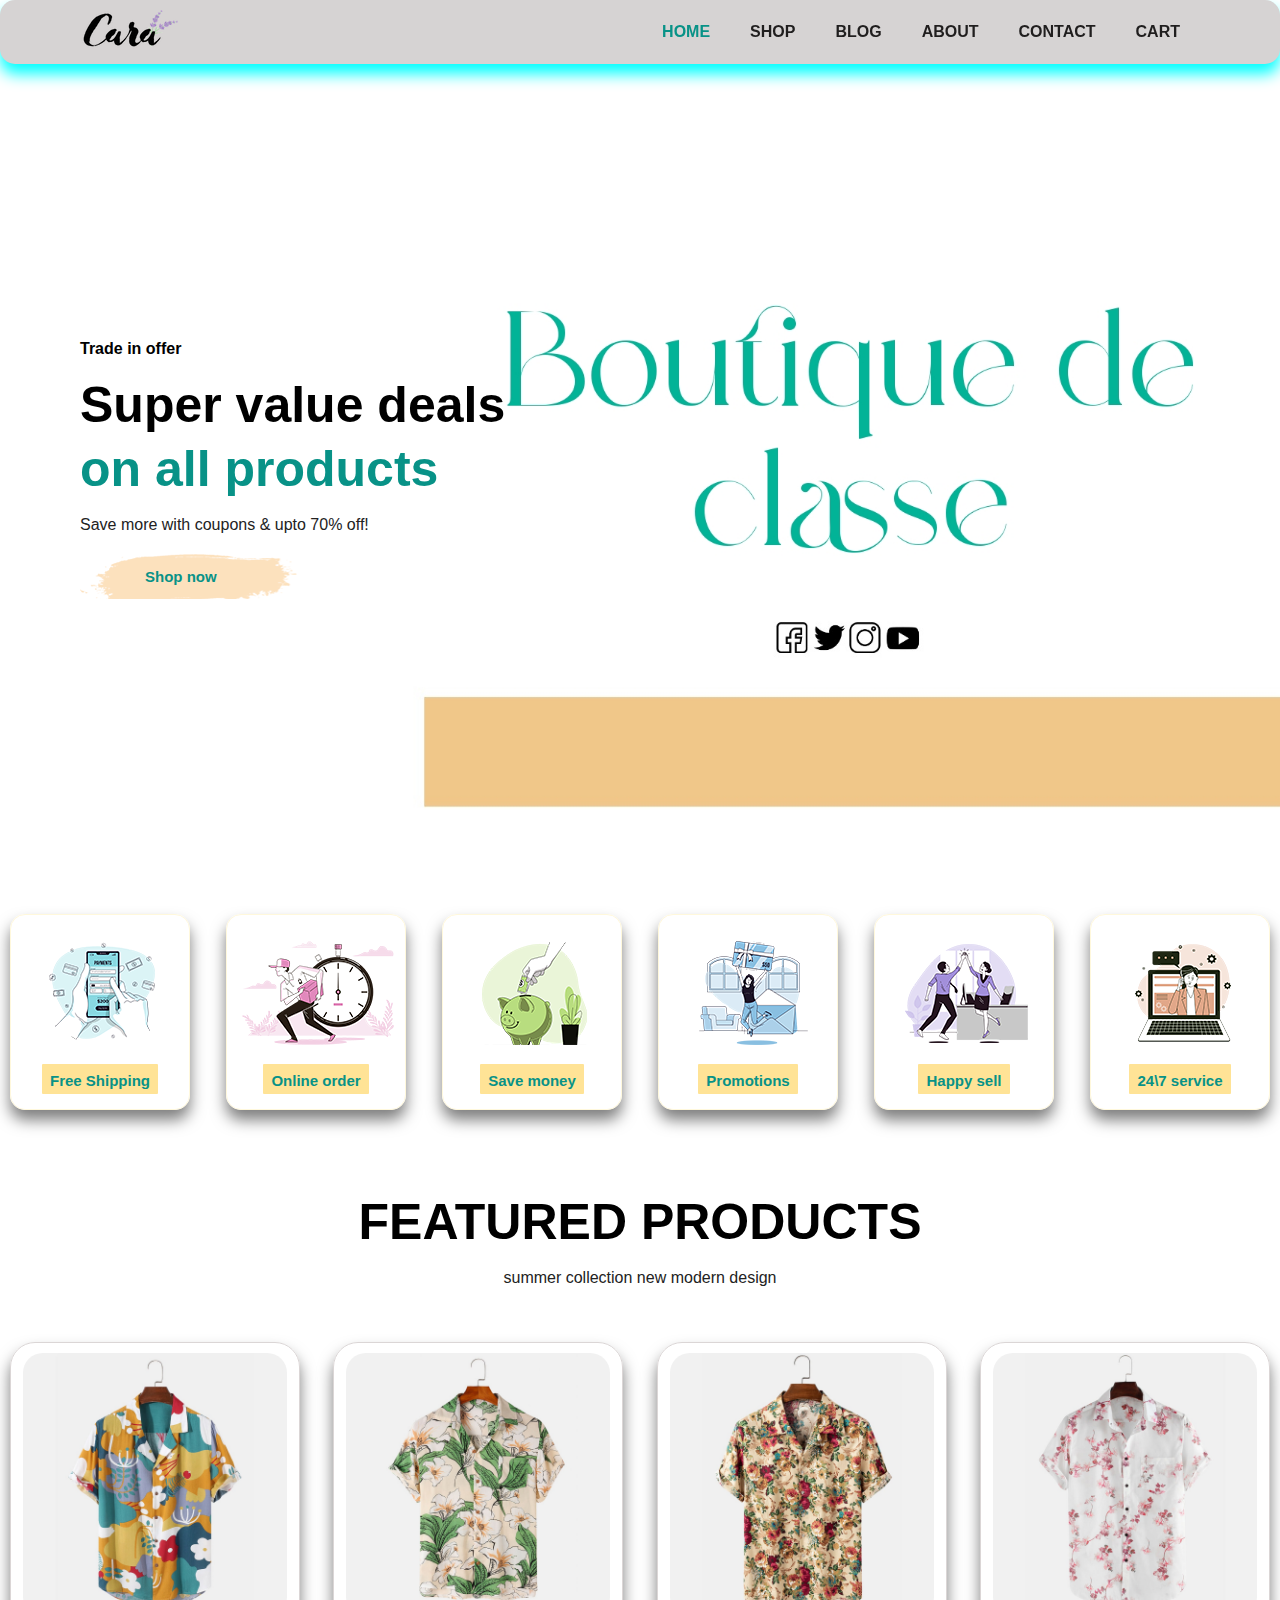
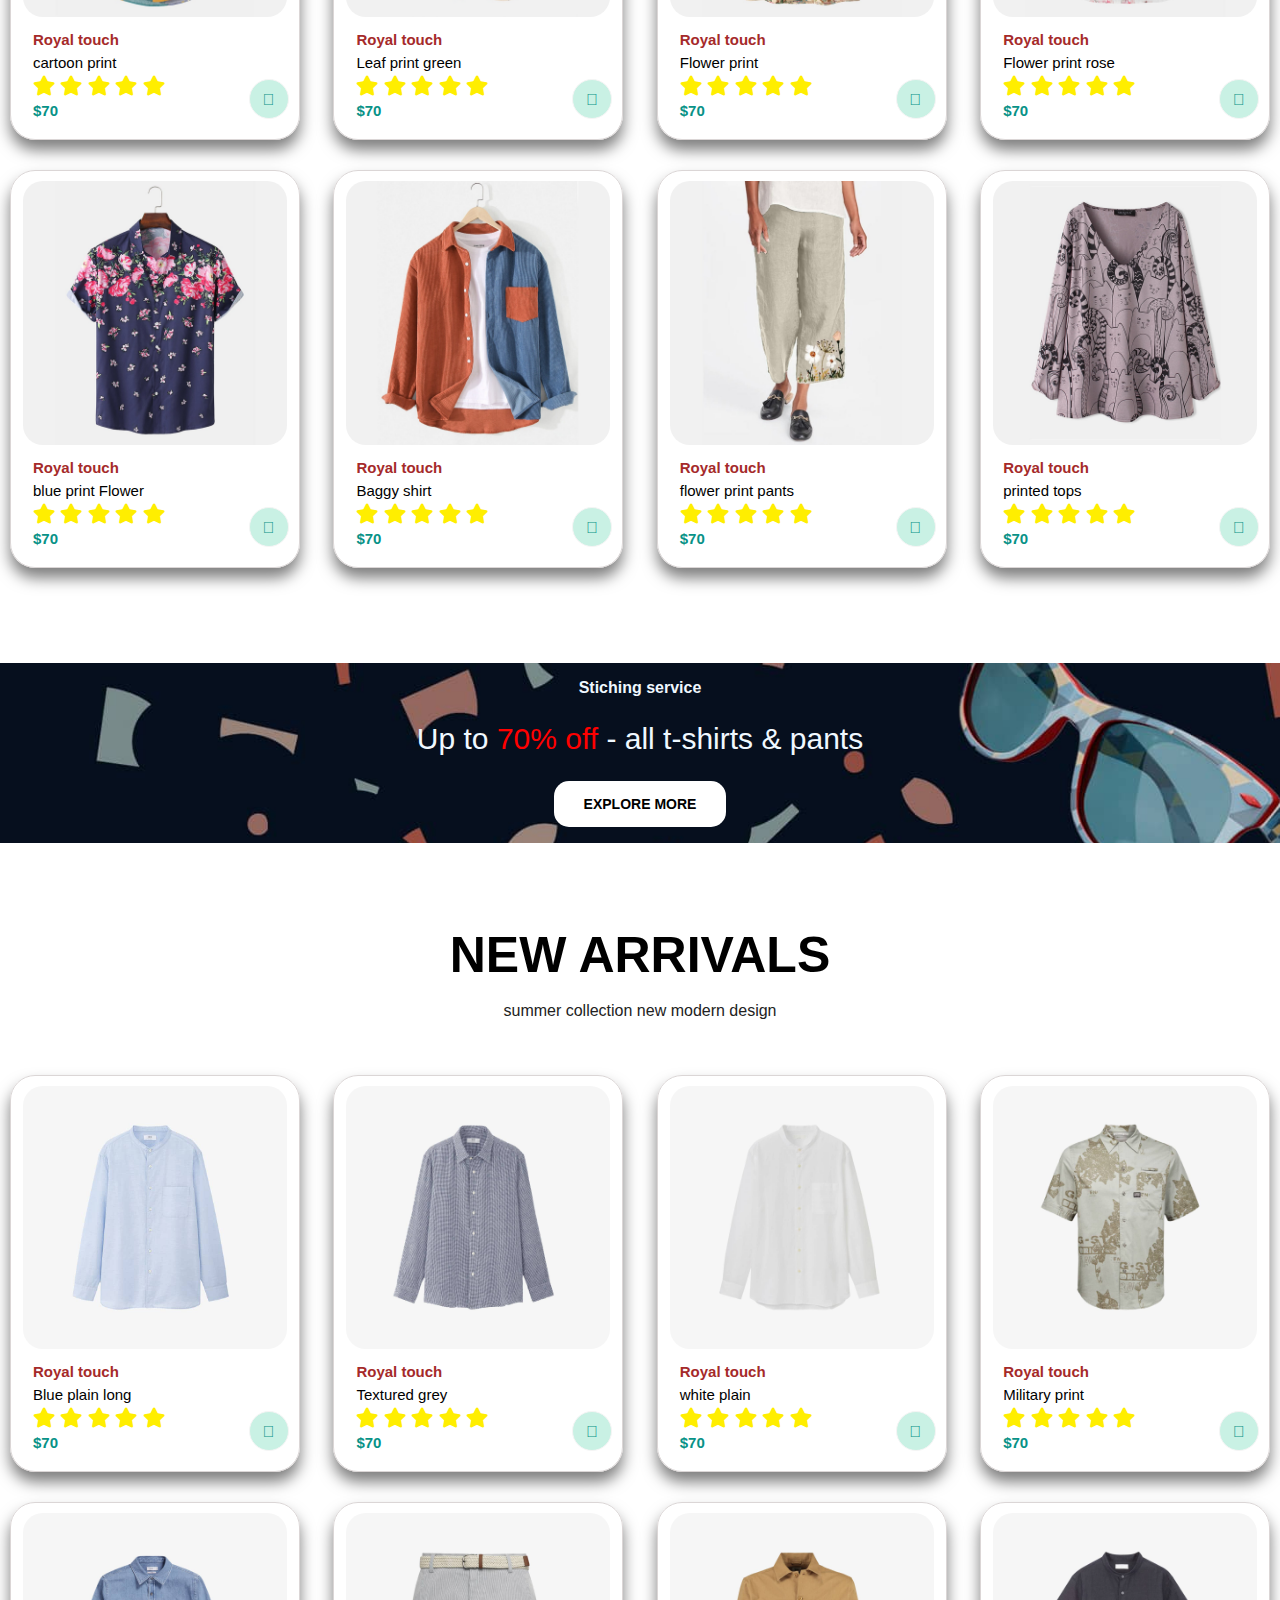
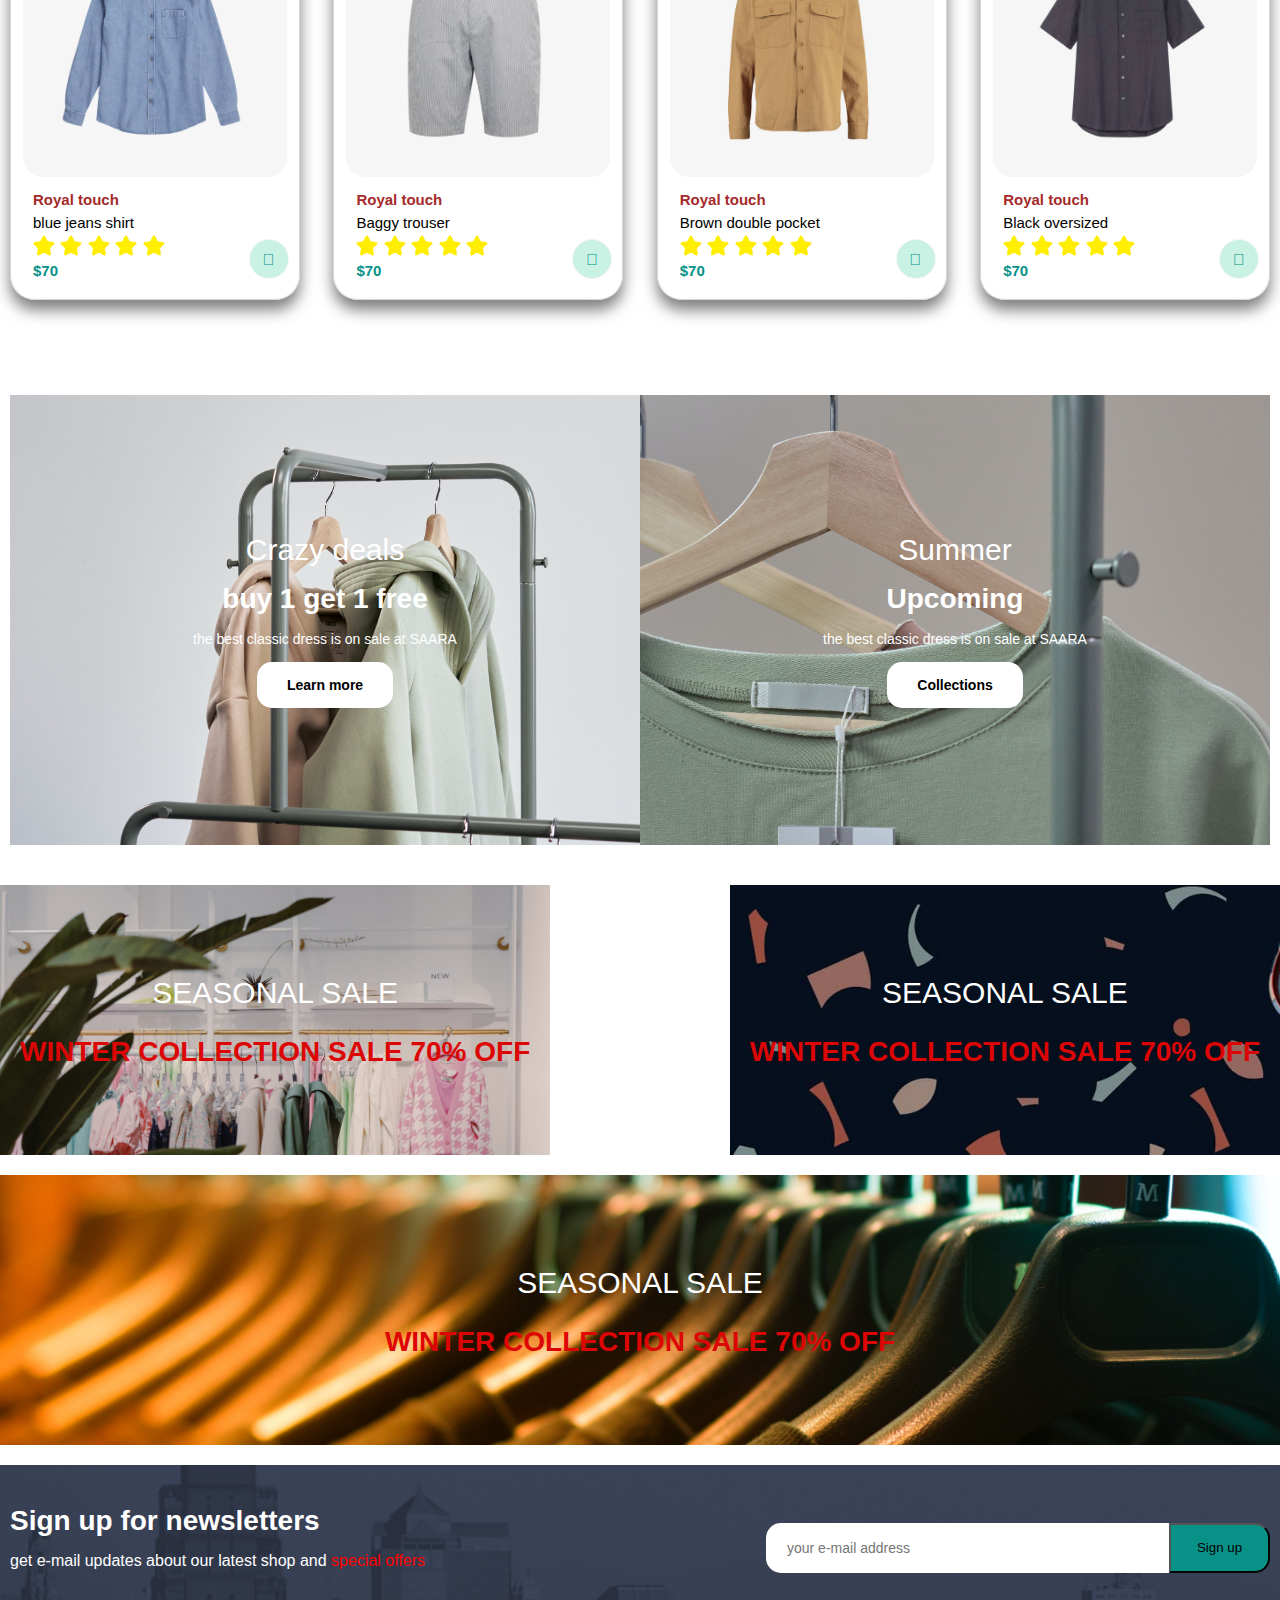
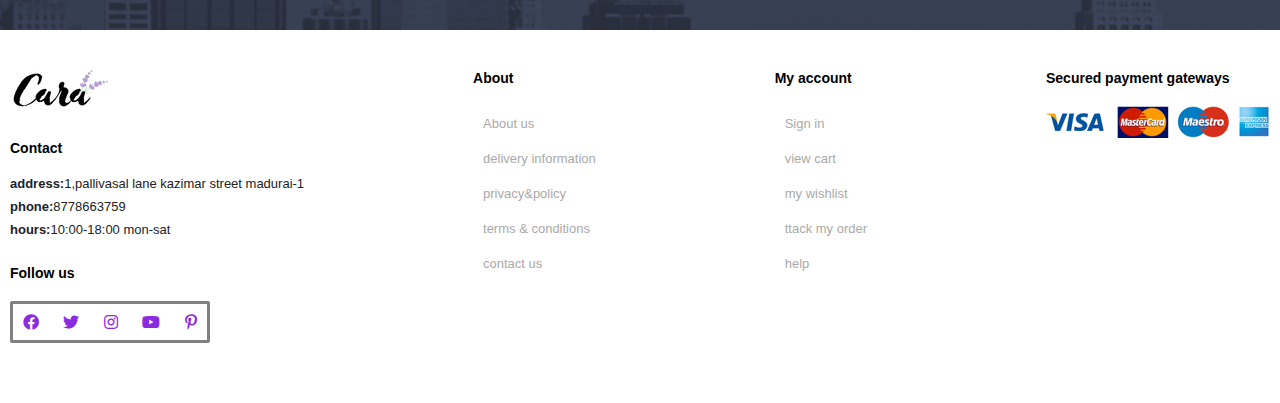
<file: index.html>
<!DOCTYPE html>
<html lang="en">
<head>
    <meta charset="UTF-8">
    <meta name="viewport" content="width=device-width, initial-scale=1.0">
    <title>BOUTIQUE DE CLASSE</title>
    <link rel="stylesheet" href="https://pro.fontawesome.com/releases/v5.10.0/css/all.css" />

    <link rel="stylesheet" href="style.css">
</head>
<body>
   
    
    <section id="header">
        <a href="#"><img src="src/logo.png" class="logo" alt=""></a>
        <div>
            <ul id="navbar">
                <li><a class="underline" href="index.html">HOME</a></li>
                <li><a href="shop.html">SHOP</a></li>
                <li><a href="blog.html">BLOG</a></li>
                <li><a href="about.html">ABOUT</a></li>
                <li><a href="contact.html">CONTACT</a></li>
                <li><a href="cart.html"></i class="far fa-shopping-bag">CART</a></li>
                <a href="#" id="close"><i class="far fa-times"></i></a>
            </ul> 
            <div id="mobile">  
                 <i id="bar" class="fas fa-outdent"></i>
                 <a href="cart.html"></i class="far fa-shopping-bag">CART</a>
            </div>
        </div>
    </section>
    <section id="hero">
        <h4>Trade in offer</h4>
        <h2>Super value deals</h2>
        <h1>on all products</h1>
        <p>Save more with coupons & upto 70% off!</p>
        <button>Shop  now</button>
    </section>
    <section id="feature" class="section-p1">
         <div class="fe-box">
            <img src="src/f1.png" alt="">
            <h6>Free Shipping</h6>

         </div>
         <div class="fe-box">
            <img src="src/f2.png" alt="">
            <h6>Online order</h6>

         </div>
         <div class="fe-box">
            <img src="src/f3.png" alt="">
            <h6>Save money</h6>

         </div>
         <div class="fe-box">
            <img src="src/f4.png" alt="">
            <h6>Promotions</h6>

         </div>
         <div class="fe-box">
            <img src="src/f5.png" alt="">
            <h6>Happy sell</h6>

         </div>
         <div class="fe-box">
            <img src="src/f6.png" alt="">
            <h6>24\7 service</h6>

         </div>
    </section>
    <section id="product1"  class="section-p1">
        <h2>FEATURED PRODUCTS</h2>
        <p>summer collection new modern design</p>
        <div class="pro-container">
            <div class="pro">
                <img src="src/f1.jpg" alt="">
                <div class="des">
                    <span>Royal touch</span>
                    <h5>cartoon print</h5>
                    <div class="star">
                        <i class="fa fa-star"></i>
                        <i class="fa fa-star"></i>
                        <i class="fa fa-star"></i>
                        <i class="fa fa-star"></i>
                        <i class="fa fa-star"></i>
                    </div>
                    <h4>$70</h4>
                </div>
                <a href="#"><i class="fal fa-shopping-cart cart"></i></a>
            </div>
            <div class="pro">
                <img src="src/f2.jpg" alt="">
                <div class="des">
                    <span>Royal touch</span>
                    <h5>Leaf print green</h5>
                    <div class="star">
                        <i class="fa fa-star"></i>
                        <i class="fa fa-star"></i>
                        <i class="fa fa-star"></i>
                        <i class="fa fa-star"></i>
                        <i class="fa fa-star"></i>
                    </div>
                    <h4>$70</h4>
                </div>
                <a href="#"><i class="fal fa-shopping-cart cart"></i></a>
            </div>
            <div class="pro">
                <img src="src/f3.jpg" alt="">
                <div class="des">
                    <span>Royal touch</span>
                    <h5>Flower print</h5>
                    <div class="star">
                        <i class="fa fa-star"></i>
                        <i class="fa fa-star"></i>
                        <i class="fa fa-star"></i>
                        <i class="fa fa-star"></i>
                        <i class="fa fa-star"></i>
                    </div>
                    <h4>$70</h4>
                </div>
                <a href="#"><i class="fal fa-shopping-cart cart"></i></a>
            </div>
            <div class="pro">
                <img src="src/f4.jpg" alt="">
                <div class="des">
                    <span>Royal touch</span>
                    <h5>Flower print rose</h5>
                    <div class="star">
                        <i class="fa fa-star"></i>
                        <i class="fa fa-star"></i>
                        <i class="fa fa-star"></i>
                        <i class="fa fa-star"></i>
                        <i class="fa fa-star"></i>
                    </div>
                    <h4>$70</h4>
                </div>
                <a href="#"><i class="fal fa-shopping-cart cart"></i></a>
            </div>
            <div class="pro">
                <img src="src/f5.jpg" alt="">
                <div class="des">
                    <span>Royal touch</span>
                    <h5>blue print Flower</h5>
                    <div class="star">
                        <i class="fa fa-star"></i>
                        <i class="fa fa-star"></i>
                        <i class="fa fa-star"></i>
                        <i class="fa fa-star"></i>
                        <i class="fa fa-star"></i>
                    </div>
                    <h4>$70</h4>
                </div>
                <a href="#"><i class="fal fa-shopping-cart cart"></i></a>
            </div>
            <div class="pro">
                <img src="src/f6.jpg" alt="">
                <div class="des">
                    <span>Royal touch</span>
                    <h5>Baggy shirt</h5>
                    <div class="star">
                        <i class="fa fa-star"></i>
                        <i class="fa fa-star"></i>
                        <i class="fa fa-star"></i>
                        <i class="fa fa-star"></i>
                        <i class="fa fa-star"></i>
                    </div>
                    <h4>$70</h4>
                </div>
                <a href="#"><i class="fal fa-shopping-cart cart"></i></a>
            </div>
            <div class="pro">
                <img src="src/f7.jpg" alt="">
                <div class="des">
                    <span>Royal touch</span>
                    <h5>flower print pants</h5>
                    <div class="star">
                        <i class="fa fa-star"></i>
                        <i class="fa fa-star"></i>
                        <i class="fa fa-star"></i>
                        <i class="fa fa-star"></i>
                        <i class="fa fa-star"></i>
                    </div>
                    <h4>$70</h4>
                </div>
                <a href="#"><i class="fal fa-shopping-cart cart"></i></a>
            </div>
            <div class="pro">
                <img src="src/f8.jpg" alt="">
                <div class="des">
                    <span>Royal touch</span>
                    <h5>printed tops</h5>
                    <div class="star">
                        <i class="fa fa-star"></i>
                        <i class="fa fa-star"></i>
                        <i class="fa fa-star"></i>
                        <i class="fa fa-star"></i>
                        <i class="fa fa-star"></i>
                    </div>
                    <h4>$70</h4>
                </div>
                <a href="#"><i class="fal fa-shopping-cart cart"></i></a>
            </div>
            
            </div>
            
            

    </section>
    <section id="banner" class="section-m1">
          <h4>Stiching service</h4>
          <h2>Up to <span>70% off</span> - all t-shirts & pants</h2>
          <button class="normal">EXPLORE MORE</button>
    </section>
    <section id="product1"  class="section-p1">
        <h2>NEW ARRIVALS</h2>
        <p>summer collection new modern design</p>
        <div class="pro-container">
            <div class="pro">
                <img src="src/n1.jpg" alt="">
                <div class="des">
                    <span>Royal touch</span>
                    <h5>Blue plain long</h5>
                    <div class="star">
                        <i class="fa fa-star"></i>
                        <i class="fa fa-star"></i>
                        <i class="fa fa-star"></i>
                        <i class="fa fa-star"></i>
                        <i class="fa fa-star"></i>
                    </div>
                    <h4>$70</h4>
                </div>
                <a href="#"><i class="fal fa-shopping-cart cart"></i></a>
            </div>
            <div class="pro">
                <img src="src/n2.jpg" alt="">
                <div class="des">
                    <span>Royal touch</span>
                    <h5>Textured grey</h5>
                    <div class="star">
                        <i class="fa fa-star"></i>
                        <i class="fa fa-star"></i>
                        <i class="fa fa-star"></i>
                        <i class="fa fa-star"></i>
                        <i class="fa fa-star"></i>
                    </div>
                    <h4>$70</h4>
                </div>
                <a href="#"><i class="fal fa-shopping-cart cart"></i></a>
            </div>
            <div class="pro">
                <img src="src/n3.jpg" alt="">
                <div class="des">
                    <span>Royal touch</span>
                    <h5>white plain</h5>
                    <div class="star">
                        <i class="fa fa-star"></i>
                        <i class="fa fa-star"></i>
                        <i class="fa fa-star"></i>
                        <i class="fa fa-star"></i>
                        <i class="fa fa-star"></i>
                    </div>
                    <h4>$70</h4>
                </div>
                <a href="#"><i class="fal fa-shopping-cart cart"></i></a>
            </div>
            <div class="pro">
                <img src="src/n4.jpg" alt="">
                <div class="des">
                    <span>Royal touch</span>
                    <h5>Military print</h5>
                    <div class="star">
                        <i class="fa fa-star"></i>
                        <i class="fa fa-star"></i>
                        <i class="fa fa-star"></i>
                        <i class="fa fa-star"></i>
                        <i class="fa fa-star"></i>
                    </div>
                    <h4>$70</h4>
                </div>
                <a href="#"><i class="fal fa-shopping-cart cart"></i></a>
            </div>
            <div class="pro">
                <img src="src/n5.jpg" alt="">
                <div class="des">
                    <span>Royal touch</span>
                    <h5>blue jeans shirt</h5>
                    <div class="star">
                        <i class="fa fa-star"></i>
                        <i class="fa fa-star"></i>
                        <i class="fa fa-star"></i>
                        <i class="fa fa-star"></i>
                        <i class="fa fa-star"></i>
                    </div>
                    <h4>$70</h4>
                </div>
                <a href="#"><i class="fal fa-shopping-cart cart"></i></a>
            </div>
            <div class="pro">
                <img src="src/n6.jpg" alt="">
                <div class="des">
                    <span>Royal touch</span>
                    <h5>Baggy trouser</h5>
                    <div class="star">
                        <i class="fa fa-star"></i>
                        <i class="fa fa-star"></i>
                        <i class="fa fa-star"></i>
                        <i class="fa fa-star"></i>
                        <i class="fa fa-star"></i>
                    </div>
                    <h4>$70</h4>
                </div>
                <a href="#"><i class="fal fa-shopping-cart cart"></i></a>
            </div>
            <div class="pro">
                <img src="src/n7.jpg" alt="">
                <div class="des">
                    <span>Royal touch</span>
                    <h5>Brown double pocket</h5>
                    <div class="star">
                        <i class="fa fa-star"></i>
                        <i class="fa fa-star"></i>
                        <i class="fa fa-star"></i>
                        <i class="fa fa-star"></i>
                        <i class="fa fa-star"></i>
                    </div>
                    <h4>$70</h4>
                </div>
                <a href="#"><i class="fal fa-shopping-cart cart"></i></a>
            </div>
            <div class="pro">
                <img src="src/n8.jpg" alt="">
                <div class="des">
                    <span>Royal touch</span>
                    <h5>Black oversized</h5>
                    <div class="star">
                        <i class="fa fa-star"></i>
                        <i class="fa fa-star"></i>
                        <i class="fa fa-star"></i>
                        <i class="fa fa-star"></i>
                        <i class="fa fa-star"></i>
                    </div>
                    <h4>$70</h4>
                </div>
                <a href="#"><i class="fal fa-shopping-cart cart"></i></a>
            </div>
            
            </div>
            
            

    </section>

    <section id="sm-banner" class="section-p1">
        <div class="banner-box">
            <h4>Crazy deals</h4>
            <h2>buy 1 get 1 free</h2>
            <span> the best classic dress is on sale at SAARA</span>
            <button class="normal">Learn more</button>
        </div>
        <div class="banner-box2">
            <h4>Summer</h4>
            <h2>Upcoming</h2>
            <span> the best classic dress is on sale at SAARA</span>
            <button class="normal">Collections</button>
        </div>
    </section>
    <section id="banner3">
        <div class="banner-box1">
            <h2>SEASONAL SALE</h2>
            <h3>WINTER COLLECTION SALE 70% OFF</h3>
        </div>
        <div class="banner-box2">
            <h2>SEASONAL SALE</h2>
            <h3>WINTER COLLECTION SALE 70% OFF</h3>
        </div>
        <div class="banner-box3">
            <h2>SEASONAL SALE</h2>
            <h3>WINTER COLLECTION SALE 70% OFF</h3>
        </div>


    </section>
    <section id="newsletter" class="section-p1" class="section-m1">
        <div class="newstext">
            <h4>Sign up for newsletters</h4>
        <p>get e-mail updates about our latest shop and <span>special offers</span></p>
        </div>
        <div class="form">
            <input type="text" placeholder="your e-mail address">
        <button class="sign">Sign up</button>
        </div>
        
    </section>
    <section>
        <footer class="section-p1">
            <div class="col">
               <img src="src/logo.png" alt="">
               <h4>Contact</h4>
               <p><strong>address:</strong>1,pallivasal lane kazimar street madurai-1</p>
               <p><strong>phone:</strong>8778663759</p>
               <p><strong>hours:</strong>10:00-18:00 mon-sat</p>
               <div class="follow"><h4>Follow us</h4>
                <div class="icons">
                    <i class="fab fa-facebook"></i>
                    <i class="fab fa-twitter"></i>
                    <i class="fab fa-instagram"></i>
                    <i class="fab fa-youtube"></i>
                    <i class="fab fa-pinterest-p"></i>
                </div>
                </div>
            </div>
            <div class="col">
                <h4>About</h4>
                <a href="#">About us</a>
                <a href="#">delivery information</a>
                <a href="#">privacy&policy</a>
                <a href="#">terms & conditions</a>
                <a href="#">contact us</a>

            </div>
            <div class="col">
                <h4>My account</h4>
                <a href="#">Sign in</a>
                <a href="#">view cart</a>
                <a href="#">my wishlist</a>
                <a href="#">ttack my order</a>
                <a href="#">help</a>

            </div>

            <div class="col">
                <h4>Secured payment gateways</h4>
                <img src="src/pay.png" alt="">
            </div>
        </footer>
    </section>
    <script  src="script.js"></script> 
    
</body>
</html>
</file>
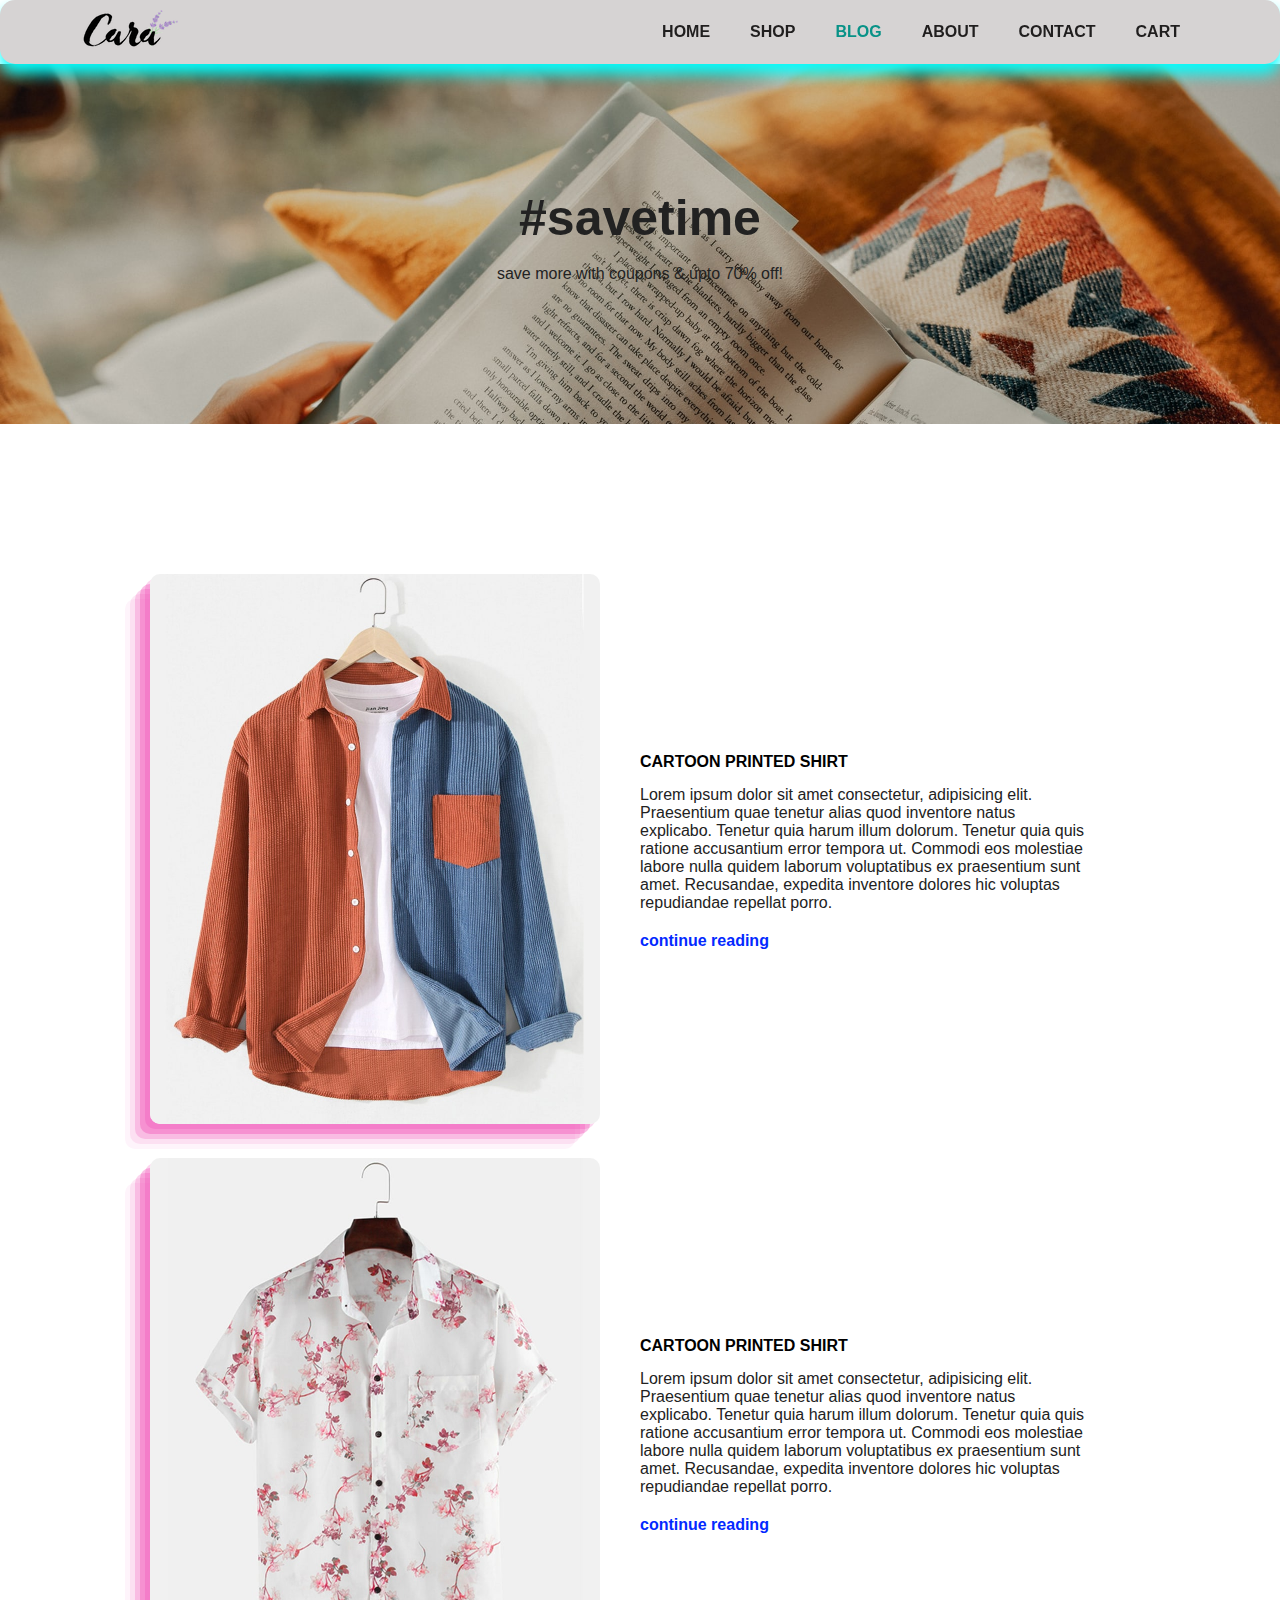
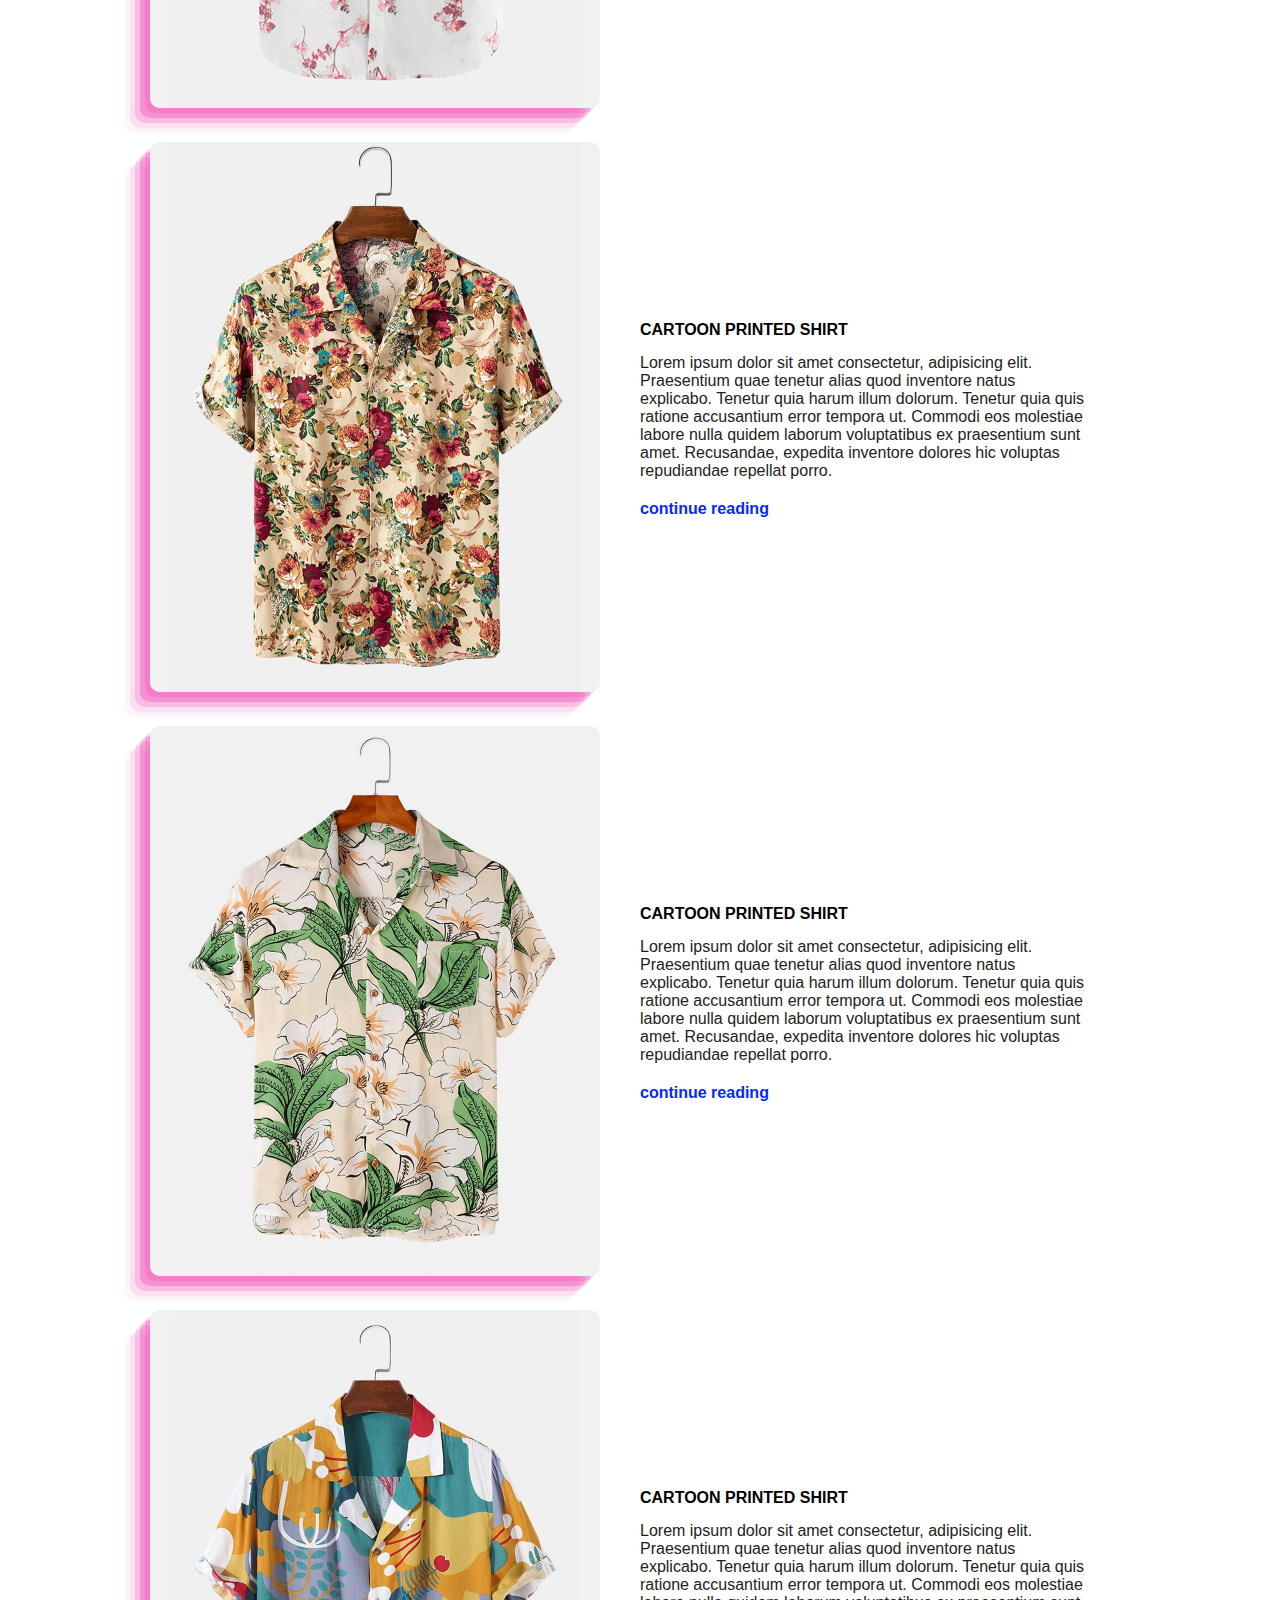
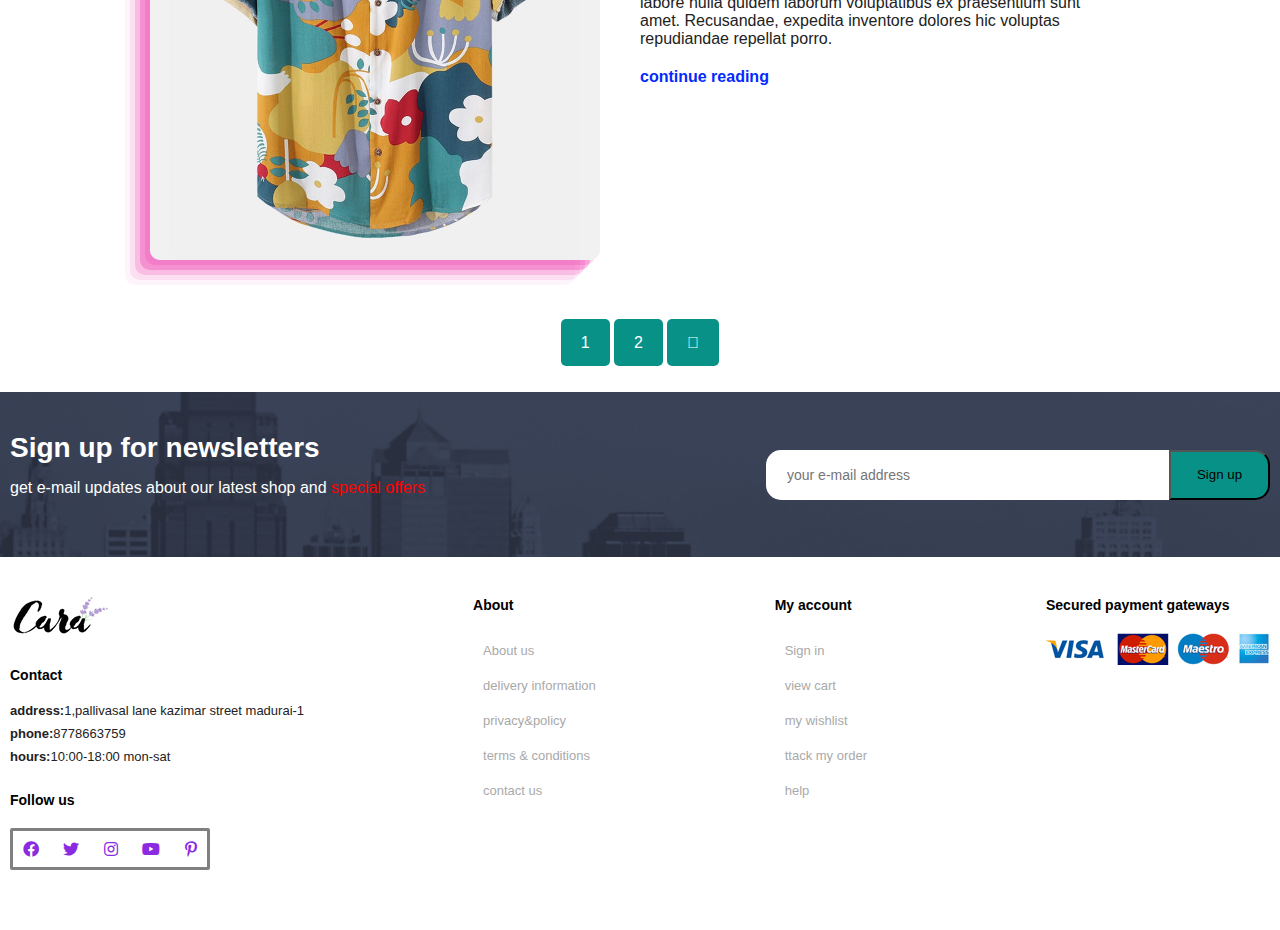
<file: blog.html>
<!DOCTYPE html>
<html lang="en">
<head>
    <meta charset="UTF-8">
    <meta name="viewport" content="width=device-width, initial-scale=1.0">
    <title>SAARA CLOTHING</title>
    <link rel="stylesheet" href="https://pro.fontawesome.com/releases/v5.10.0/css/all.css" />

    <link rel="stylesheet" href="style.css">
</head>
<body>
   
     
    <section id="header">
        <a href="#"><img src="src/logo.png" class="logo" alt=""></a>
        <div>
            <ul id="navbar">
                <li><a  href="index.html">HOME</a></li>
                <li><a  href="shop.html">SHOP</a></li>
                <li><a class="underline" href="blog.html">BLOG</a></li>
                <li><a href="about.html">ABOUT</a></li>
                <li><a href="contact.html">CONTACT</a></li>
                <li><a href="cart.html"></i class="far fa-shopping-bag">CART</a></li>
                <a href="#" id="close"><i class="far fa-times"></i></a>
            </ul> 
            <div id="mobile">  
                 <i id="bar" class="fas fa-outdent"></i>
                 <a href="cart.html"></i class="far fa-shopping-bag">CART</a>
            </div>
        </div>
    </section>
    <section id="page-header" class="blog-header">
       
        <h2 class>#savetime</h2>
        
        <p>save more with coupons & upto 70% off!</p>
       
    </section>
     <section id="blog">
        <div class="blog-box">
            <div class="blog-img">
                <img src="src/f6.jpg">
            </div>
            <div class="blog-details">
                <h4>CARTOON PRINTED SHIRT</h4>
                <p>Lorem ipsum dolor sit amet consectetur, adipisicing elit. Praesentium quae tenetur alias quod inventore natus explicabo. Tenetur quia harum illum dolorum. Tenetur quia quis ratione accusantium error tempora ut. Commodi eos molestiae labore nulla quidem laborum voluptatibus ex praesentium sunt amet. Recusandae, expedita inventore dolores hic voluptas repudiandae repellat porro.</p>
                <a href="#">continue reading</a>
            </div>
           
        
        </div>
        <div class="blog-box">
            <div class="blog-img">
                <img src="src/f4.jpg">
            </div>
            <div class="blog-details">
                <h4>CARTOON PRINTED SHIRT</h4>
                <p>Lorem ipsum dolor sit amet consectetur, adipisicing elit. Praesentium quae tenetur alias quod inventore natus explicabo. Tenetur quia harum illum dolorum. Tenetur quia quis ratione accusantium error tempora ut. Commodi eos molestiae labore nulla quidem laborum voluptatibus ex praesentium sunt amet. Recusandae, expedita inventore dolores hic voluptas repudiandae repellat porro.</p>
                <a href="#">continue reading</a>
            </div>
           
        
        </div>

        <div class="blog-box">
            <div class="blog-img">
                <img src="src/f3.jpg">
            </div>
            <div class="blog-details">
                <h4>CARTOON PRINTED SHIRT</h4>
                <p>Lorem ipsum dolor sit amet consectetur, adipisicing elit. Praesentium quae tenetur alias quod inventore natus explicabo. Tenetur quia harum illum dolorum. Tenetur quia quis ratione accusantium error tempora ut. Commodi eos molestiae labore nulla quidem laborum voluptatibus ex praesentium sunt amet. Recusandae, expedita inventore dolores hic voluptas repudiandae repellat porro.</p>
                <a href="#">continue reading</a>
            </div>
           
        
        </div>

        <div class="blog-box">
            <div class="blog-img">
                <img src="src/f2.jpg">
            </div>
            <div class="blog-details">
                <h4>CARTOON PRINTED SHIRT</h4>
                <p>Lorem ipsum dolor sit amet consectetur, adipisicing elit. Praesentium quae tenetur alias quod inventore natus explicabo. Tenetur quia harum illum dolorum. Tenetur quia quis ratione accusantium error tempora ut. Commodi eos molestiae labore nulla quidem laborum voluptatibus ex praesentium sunt amet. Recusandae, expedita inventore dolores hic voluptas repudiandae repellat porro.</p>
                <a href="#">continue reading</a>
            </div>
           
        
        </div>
        <div class="blog-box">
            <div class="blog-img">
                <img src="src/f1.jpg">
            </div>
            <div class="blog-details">
                <h4>CARTOON PRINTED SHIRT</h4>
                <p>Lorem ipsum dolor sit amet consectetur, adipisicing elit. Praesentium quae tenetur alias quod inventore natus explicabo. Tenetur quia harum illum dolorum. Tenetur quia quis ratione accusantium error tempora ut. Commodi eos molestiae labore nulla quidem laborum voluptatibus ex praesentium sunt amet. Recusandae, expedita inventore dolores hic voluptas repudiandae repellat porro.</p>
                <a href="#">continue reading</a>
            </div>
           
        
        </div>



     </section>
    
    <section id="pagination" class="section-p1">
        <a href="#">1</a>
        <a href="#">2</a>
        <a href="#"><i class="fal fa-long-arrow-alt-right"></i></a>

    </section>

    
    <section id="newsletter" class="section-p1" class="section-m1">
        <div class="newstext">
            <h4>Sign up for newsletters</h4>
        <p>get e-mail updates about our latest shop and <span>special offers</span></p>
        </div>
        <div class="form">
            <input type="text" placeholder="your e-mail address">
        <button class="sign">Sign up</button>
        </div>
        
    </section>
    <section>
        <footer class="section-p1">
            <div class="col">
               <img src="src/logo.png" alt="">
               <h4>Contact</h4>
               <p><strong>address:</strong>1,pallivasal lane kazimar street madurai-1</p>
               <p><strong>phone:</strong>8778663759</p>
               <p><strong>hours:</strong>10:00-18:00 mon-sat</p>
               <div class="follow"><h4>Follow us</h4>
                <div class="icons">
                    <i class="fab fa-facebook"></i>
                    <i class="fab fa-twitter"></i>
                    <i class="fab fa-instagram"></i>
                    <i class="fab fa-youtube"></i>
                    <i class="fab fa-pinterest-p"></i>
                </div>
                </div>
            </div>
            <div class="col">
                <h4>About</h4>
                <a href="#">About us</a>
                <a href="#">delivery information</a>
                <a href="#">privacy&policy</a>
                <a href="#">terms & conditions</a>
                <a href="#">contact us</a>

            </div>
            <div class="col">
                <h4>My account</h4>
                <a href="#">Sign in</a>
                <a href="#">view cart</a>
                <a href="#">my wishlist</a>
                <a href="#">ttack my order</a>
                <a href="#">help</a>

            </div>

            <div class="col">
                <h4>Secured payment gateways</h4>
                <img src="src/pay.png" alt="">
            </div>
        </footer>
    </section>
    <script  src="script.js"></script> 
    
</body>
</html>
</file>
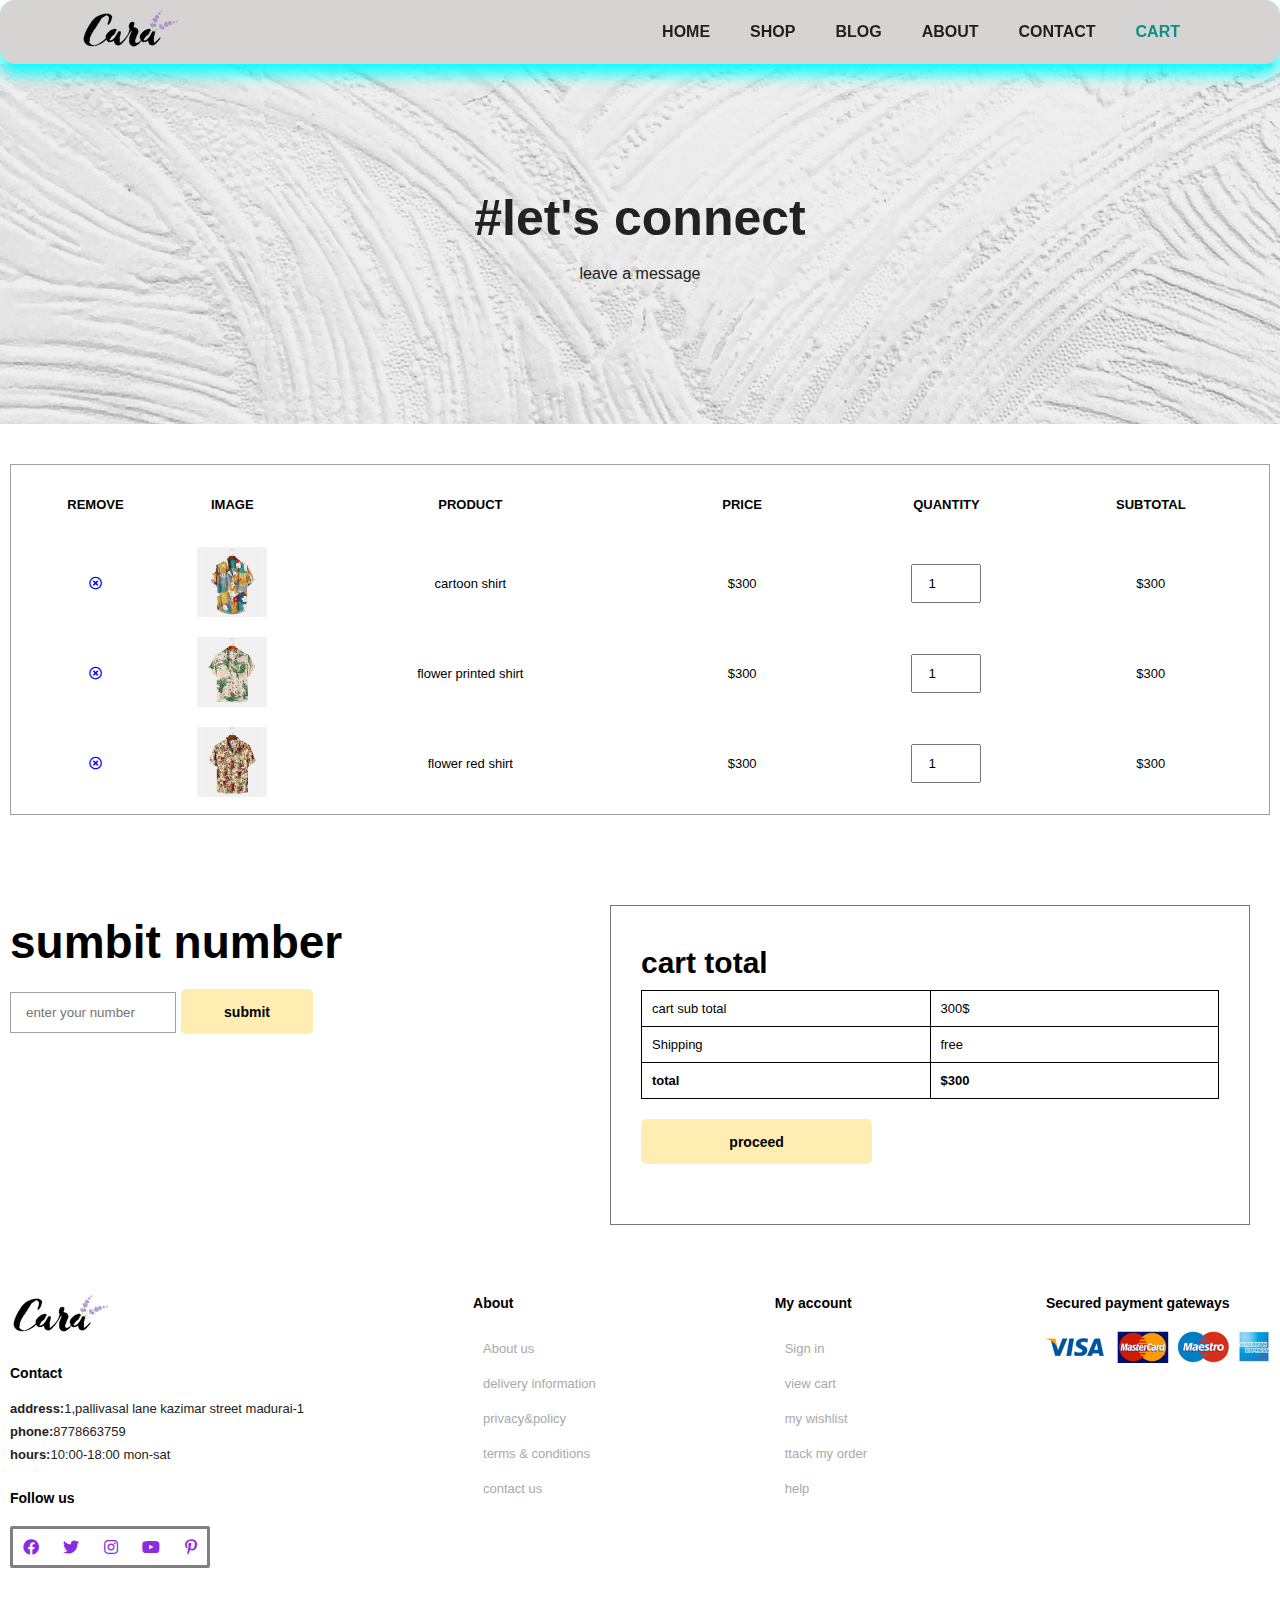
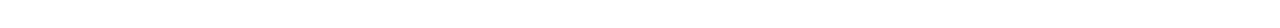
<file: cart.html>
<!DOCTYPE html>
<html lang="en">
<head>
    <meta charset="UTF-8">
    <meta name="viewport" content="width=device-width, initial-scale=1.0">
    <title>SAARA CLOTHING</title>
    <link rel="stylesheet" href="https://pro.fontawesome.com/releases/v5.10.0/css/all.css" />

    <link rel="stylesheet" href="style.css">
</head>
<body>
   
     
    <section id="header">
        <a href="#"><img src="src/logo.png" class="logo" alt=""></a>
        <div>
            <ul id="navbar">
                <li><a  href="index.html">HOME</a></li>
                <li><a  href="shop.html">SHOP</a></li>
                <li><a  href="blog.html">BLOG</a></li>
                <li><a  href="about.html">ABOUT</a></li>
                <li><a  href="contact.html">CONTACT</a></li>
                <li><a class="underline" href="cart.html"></i class="far fa-shopping-bag">CART</a></li>
                <a href="#" id="close"><i class="far fa-times"></i></a>
            </ul> 
            <div id="mobile">  
                 <i id="bar" class="fas fa-outdent"></i>
                 <a href="cart.html"></i class="far fa-shopping-bag">CART</a>
            </div>
        </div>
    </section>
    <section id="page-header" class="about-header">
       
        <h2 class>#let's connect</h2>
        
        <p>leave a message</p>
       
    </section>
    <section id="cart"  class="section-p1">
        <table width="100%">
            <thead>
                <tr>
                    <td>remove</td>
                    <td>image</td>
                    <td>product</td>
                    <td>price</td>
                    <td>quantity</td>
                    <td>subtotal</td>
                </tr>
            </thead>
            <tbody>
                <tr>
                    <td><a href="#"><i class="far fa-times-circle"></i></a></td>
                    <td><img src="src/f1.jpg"></td>
                    <td>cartoon shirt</td>
                    <td>$300</td>
                    <td><input type="number" value="1"></td>
                    <td>$300</td>
                </tr>
                <tr>
                    <td><a href="#"><i class="far fa-times-circle"></i></a></td>
                    <td><img src="src/f2.jpg"></td>
                    <td>flower printed shirt</td>
                    <td>$300</td>
                    <td><input type="number" value="1"></td>
                    <td>$300</td>
                </tr>
                <tr>
                    <td><a href="#"><i class="far fa-times-circle"></i></a></td>
                    <td><img src="src/f3.jpg"></td>
                    <td>flower red shirt</td>
                    <td>$300</td>
                    <td><input type="number" value="1"></td>
                    <td>$300</td>
                </tr>
            </tbody>
        </table>
    </section>
    <section id="cart-add" >
    <div id="coupon"class="section-p1" >
            <h3>sumbit number</h3> 
        <div>
           <input type="text" placeholder="enter your number"> <button class="normal">submit</button>
        </div>
        </div>
        <div id="subtotal">
         <h3 style="font-size: 30px;">cart total</h3>
         <table>
        <tr>
            <td> cart sub total </td>
            <td>300$</td>
        </tr>
        <tr>
            <td>Shipping</td>
            <td>free</td>
        </tr>
        <tr>
            <td><strong>total</strong></td>
            <td><strong>$300</strong></td>
        </tr>
        </table>
        <button class="normal">proceed</button>
    </div>
    </section>
     
        <footer class="section-p1">
            <div class="col">
               <img src="src/logo.png" alt="">
               <h4>Contact</h4>
               <p><strong>address:</strong>1,pallivasal lane kazimar street madurai-1</p>
               <p><strong>phone:</strong>8778663759</p>
               <p><strong>hours:</strong>10:00-18:00 mon-sat</p>
               <div class="follow"><h4>Follow us</h4>
                <div class="icons">
                    <i class="fab fa-facebook"></i>
                    <i class="fab fa-twitter"></i>
                    <i class="fab fa-instagram"></i>
                    <i class="fab fa-youtube"></i>
                    <i class="fab fa-pinterest-p"></i>
                </div>
                </div>
            </div>
            <div class="col">
                <h4>About</h4>
                <a href="#">About us</a>
                <a href="#">delivery information</a>
                <a href="#">privacy&policy</a>
                <a href="#">terms & conditions</a>
                <a href="#">contact us</a>

            </div>
            <div class="col">
                <h4>My account</h4>
                <a href="#">Sign in</a>
                <a href="#">view cart</a>
                <a href="#">my wishlist</a>
                <a href="#">ttack my order</a>
                <a href="#">help</a>

            </div>

            <div class="col">
                <h4>Secured payment gateways</h4>
                <img src="src/pay.png" alt="">
            </div>
        </footer>

    <script  src="script.js"></script> 
    
</body>
</html>
</file>
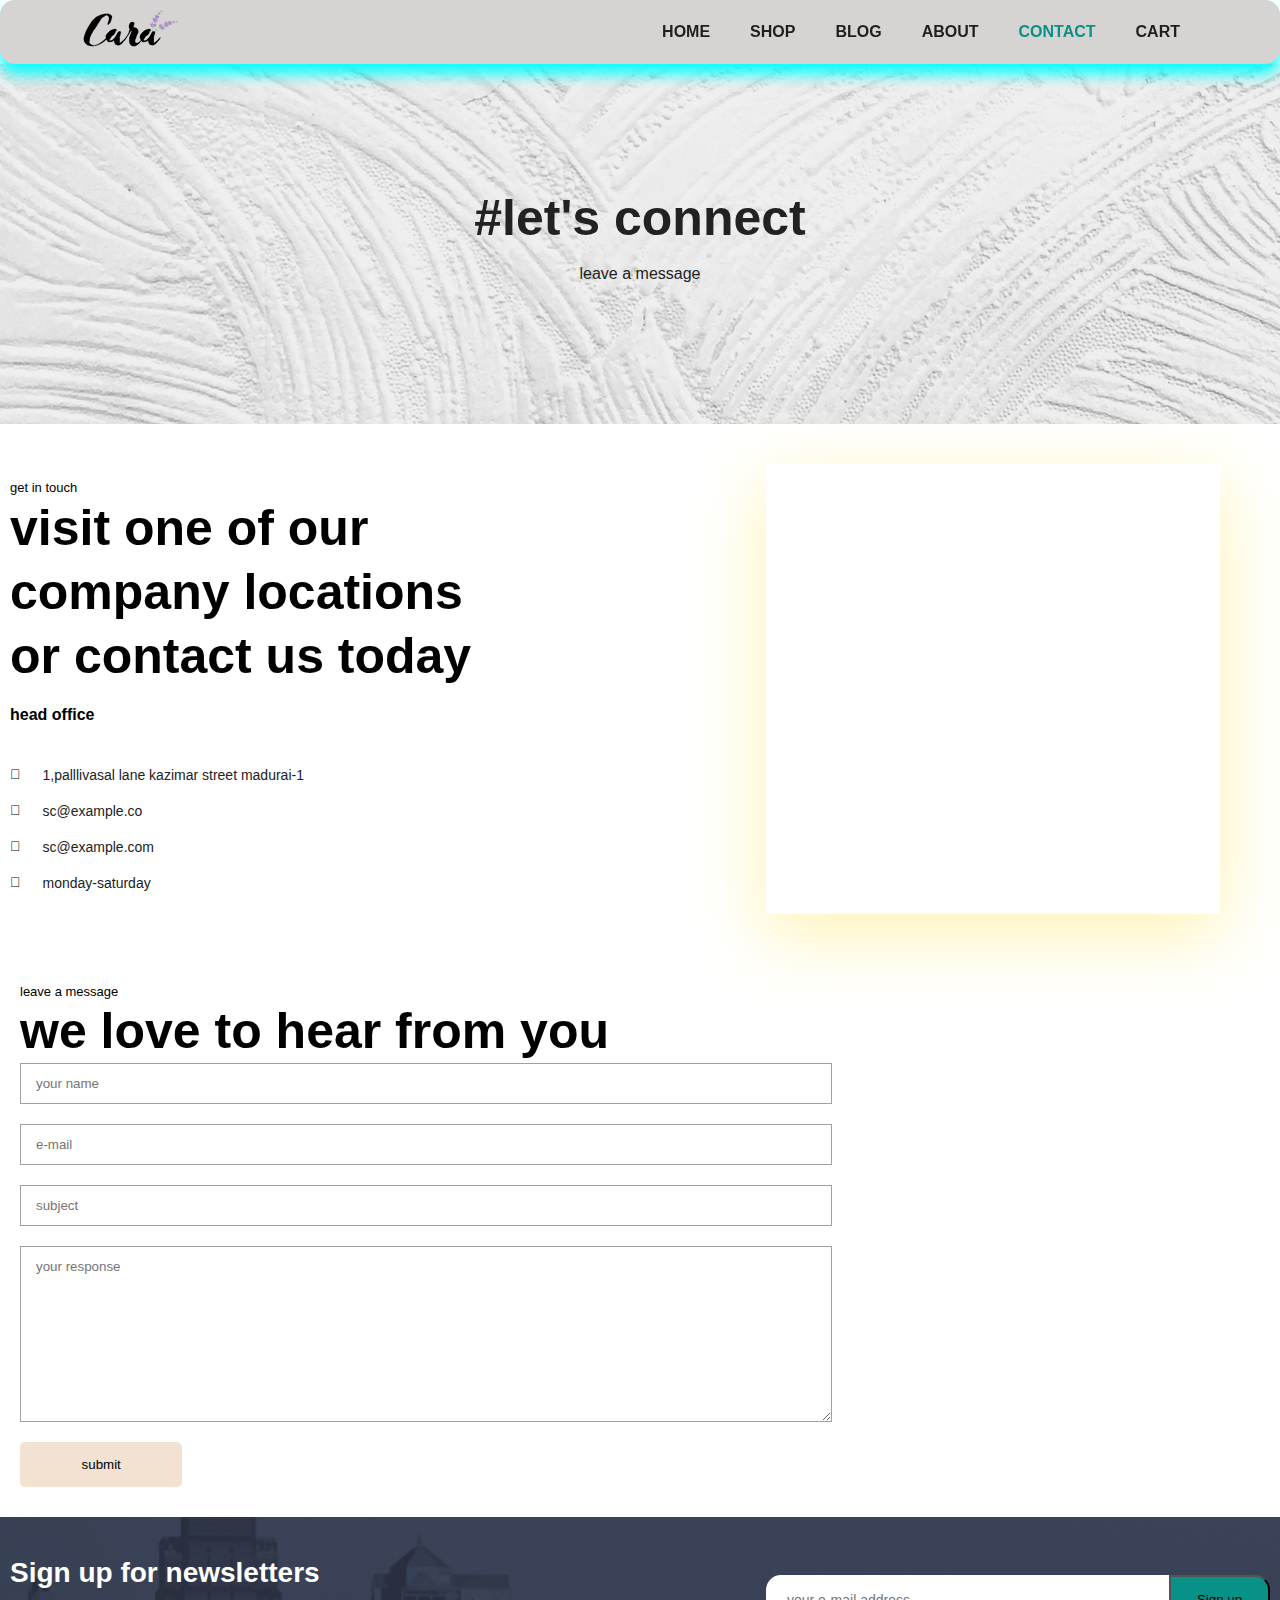
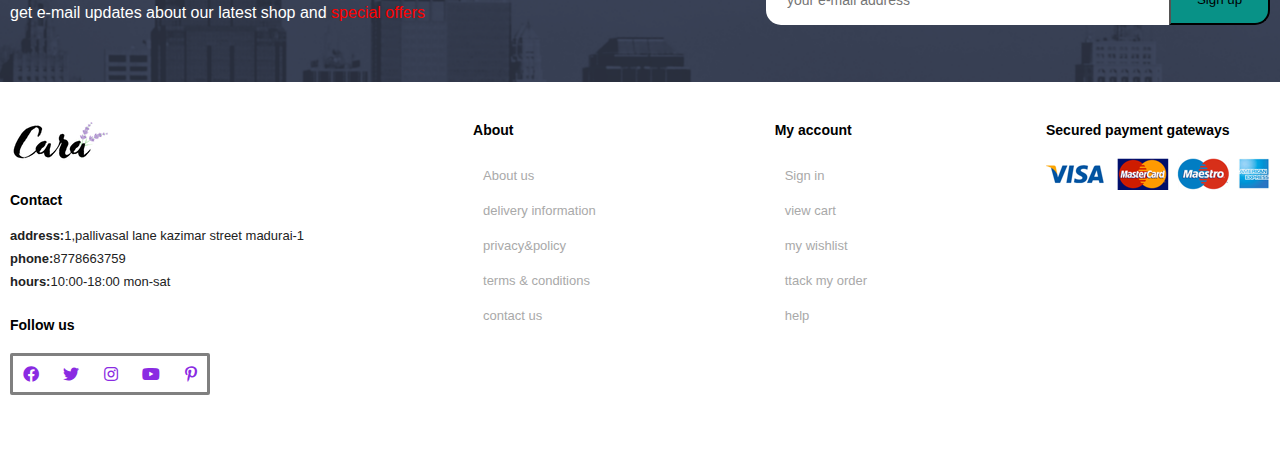
<file: contact.html>
<!DOCTYPE html>
<html lang="en">
<head>
    <meta charset="UTF-8">
    <meta name="viewport" content="width=device-width, initial-scale=1.0">
    <title>SAARA CLOTHING</title>
    <link rel="stylesheet" href="https://pro.fontawesome.com/releases/v5.10.0/css/all.css" />

    <link rel="stylesheet" href="style.css">
</head>
<body>
   
     
    <section id="header">
        <a href="#"><img src="src/logo.png" class="logo" alt=""></a>
        <div>
            <ul id="navbar">
                <li><a  href="index.html">HOME</a></li>
                <li><a  href="shop.html">SHOP</a></li>
                <li><a  href="blog.html">BLOG</a></li>
                <li><a  href="about.html">ABOUT</a></li>
                <li><a class="underline" href="contact.html">CONTACT</a></li>
                <li><a href="cart.html"></i class="far fa-shopping-bag">CART</a></li>
                <a href="#" id="close"><i class="far fa-times"></i></a>
            </ul> 
            <div id="mobile">  
                 <i id="bar" class="fas fa-outdent"></i>
                 <a href="cart.html"></i class="far fa-shopping-bag">CART</a>
            </div>
        </div>
    </section>
    <section id="page-header" class="about-header">
       
        <h2 class>#let's connect</h2>
        
        <p>leave a message</p>
       
    </section>
    <section id="contact-details" class="section-p1">
        <div class="details">
            <span>get in touch</span>
            <h2>visit one of our company locations or contact us today</h2>
            <h3>head office</h3>
            <div>
                <li>
                    <i class="fal fa-map"></i>
                    <p>1,palllivasal lane kazimar street madurai-1</p>
                </li>
                <li>
                    <i class="fal fa-envelope"></i>
                    <p>sc@example.co</p>
                </li>
                <li>
                    <i class="fal fa-phone-alt"></i>
                    <p>sc@example.com</p>
                </li>
                <li>
                    <i class="fal fa-clock"></i>
                    <p>monday-saturday</p>
                </li>
            </div>
        </div>
        <div class="map">
            <iframe src="https://www.google.com/maps/embed?pb=!1m18!1m12!1m3!1d3930.252660671673!2d78.1115994757936!3d9.912902774525845!2m3!1f0!2f0!3f0!3m2!1i1024!2i768!4f13.1!3m3!1m2!1s0x3b00c533bcce9089%3A0x8015ba5ad685e0f9!2sDK%20Top!5e0!3m2!1sen!2sin!4v1705939444218!5m2!1sen!2sin" width="600" height="450" style="border:0;" allowfullscreen="" loading="lazy" referrerpolicy="no-referrer-when-downgrade"></iframe>

        </div>

    </section>
    <section id="form-details">
        <div>
            <form>
            <span>leave a message</span>
            <h2>we love to hear from you</h2>
            <input type="text" placeholder="your name">
            <input type="text" placeholder="e-mail" >
            <input type="text" placeholder="subject">
            <textarea name="" id="" cols="30" rows="10" placeholder="your response"></textarea>
            <button>submit</button>
        </form>
            
        </div>

    </section>

   <section id="newsletter" class="section-p1" class="section-m1">
    <div class="newstext">
        <h4>Sign up for newsletters</h4>
    <p>get e-mail updates about our latest shop and <span>special offers</span></p>
    </div>
    <div class="form">
        <input type="text" placeholder="your e-mail address">
    <button class="sign">Sign up</button>
    </div>
    
</section>
     
        <footer class="section-p1">
            <div class="col">
               <img src="src/logo.png" alt="">
               <h4>Contact</h4>
               <p><strong>address:</strong>1,pallivasal lane kazimar street madurai-1</p>
               <p><strong>phone:</strong>8778663759</p>
               <p><strong>hours:</strong>10:00-18:00 mon-sat</p>
               <div class="follow"><h4>Follow us</h4>
                <div class="icons">
                    <i class="fab fa-facebook"></i>
                    <i class="fab fa-twitter"></i>
                    <i class="fab fa-instagram"></i>
                    <i class="fab fa-youtube"></i>
                    <i class="fab fa-pinterest-p"></i>
                </div>
                </div>
            </div>
            <div class="col">
                <h4>About</h4>
                <a href="#">About us</a>
                <a href="#">delivery information</a>
                <a href="#">privacy&policy</a>
                <a href="#">terms & conditions</a>
                <a href="#">contact us</a>

            </div>
            <div class="col">
                <h4>My account</h4>
                <a href="#">Sign in</a>
                <a href="#">view cart</a>
                <a href="#">my wishlist</a>
                <a href="#">ttack my order</a>
                <a href="#">help</a>

            </div>

            <div class="col">
                <h4>Secured payment gateways</h4>
                <img src="src/pay.png" alt="">
            </div>
        </footer>
    </section>
    <script  src="script.js"></script> 
    
</body>
</html>
</file>
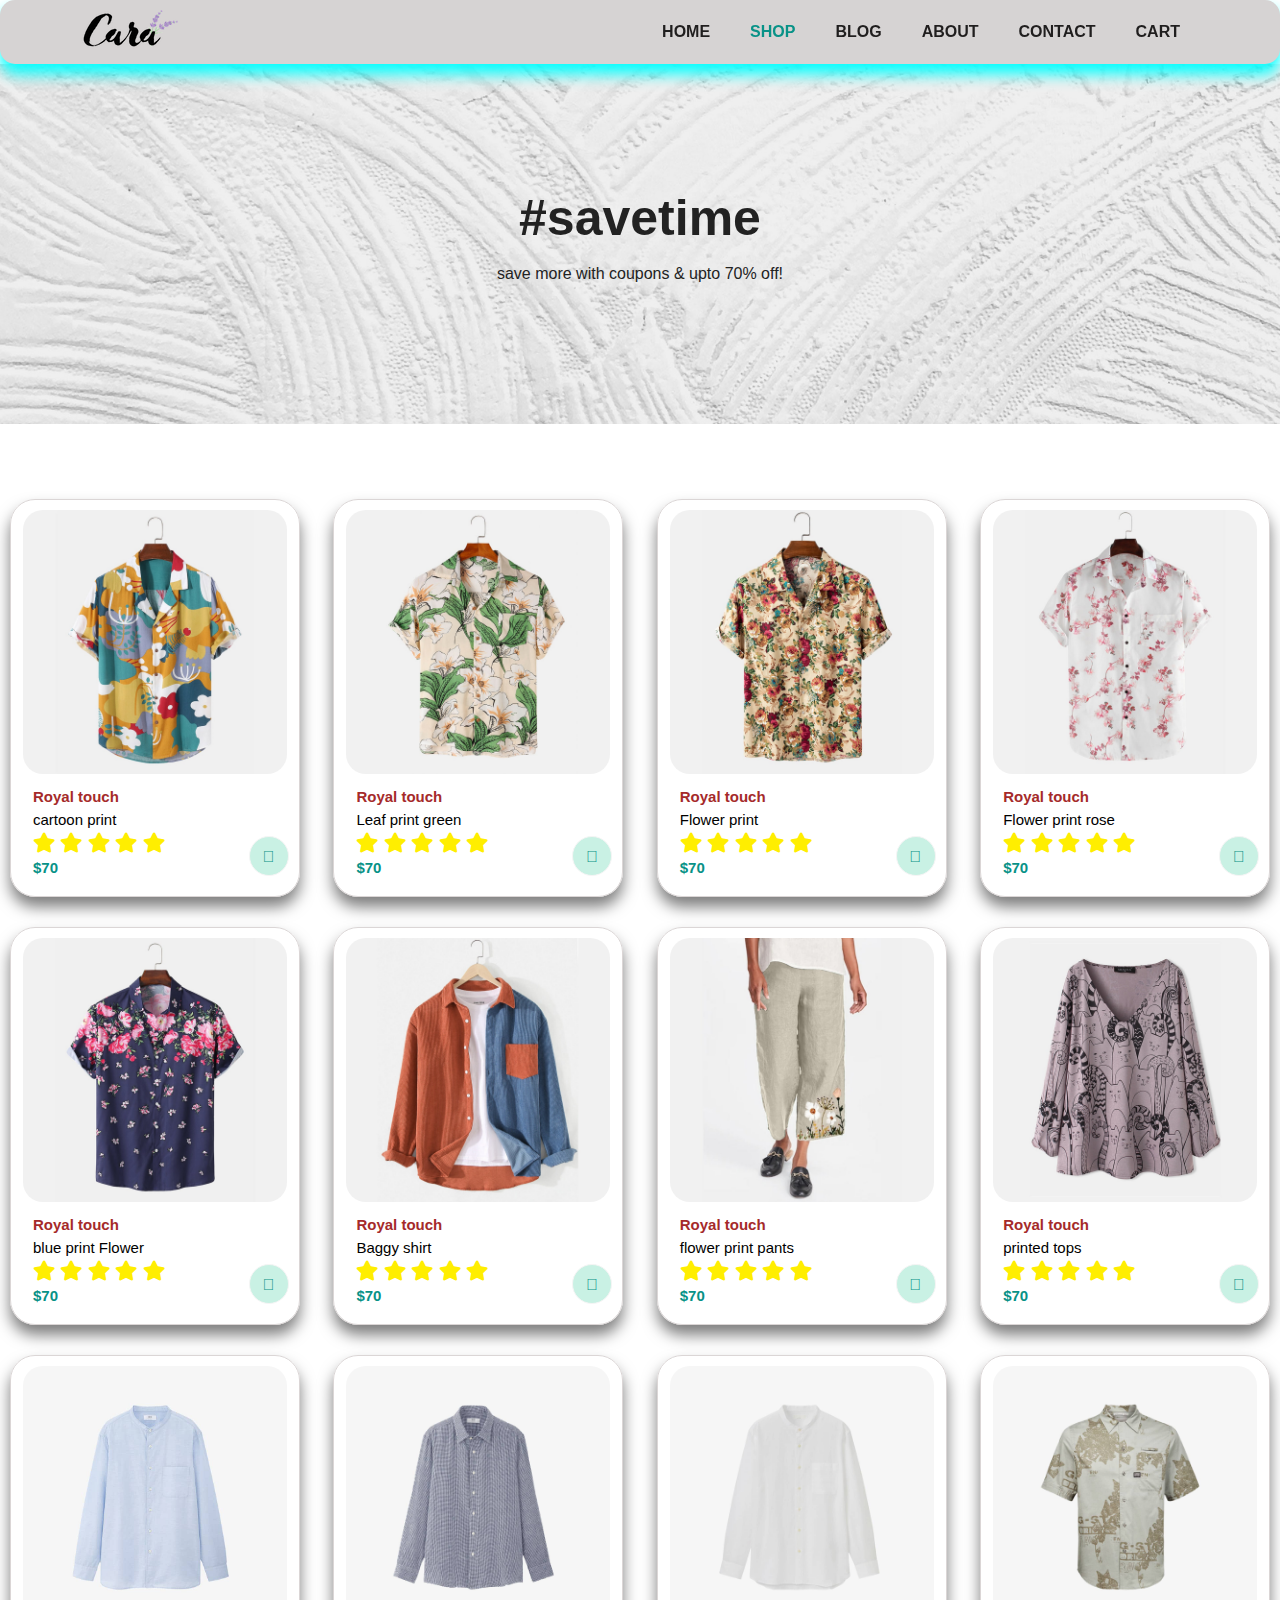
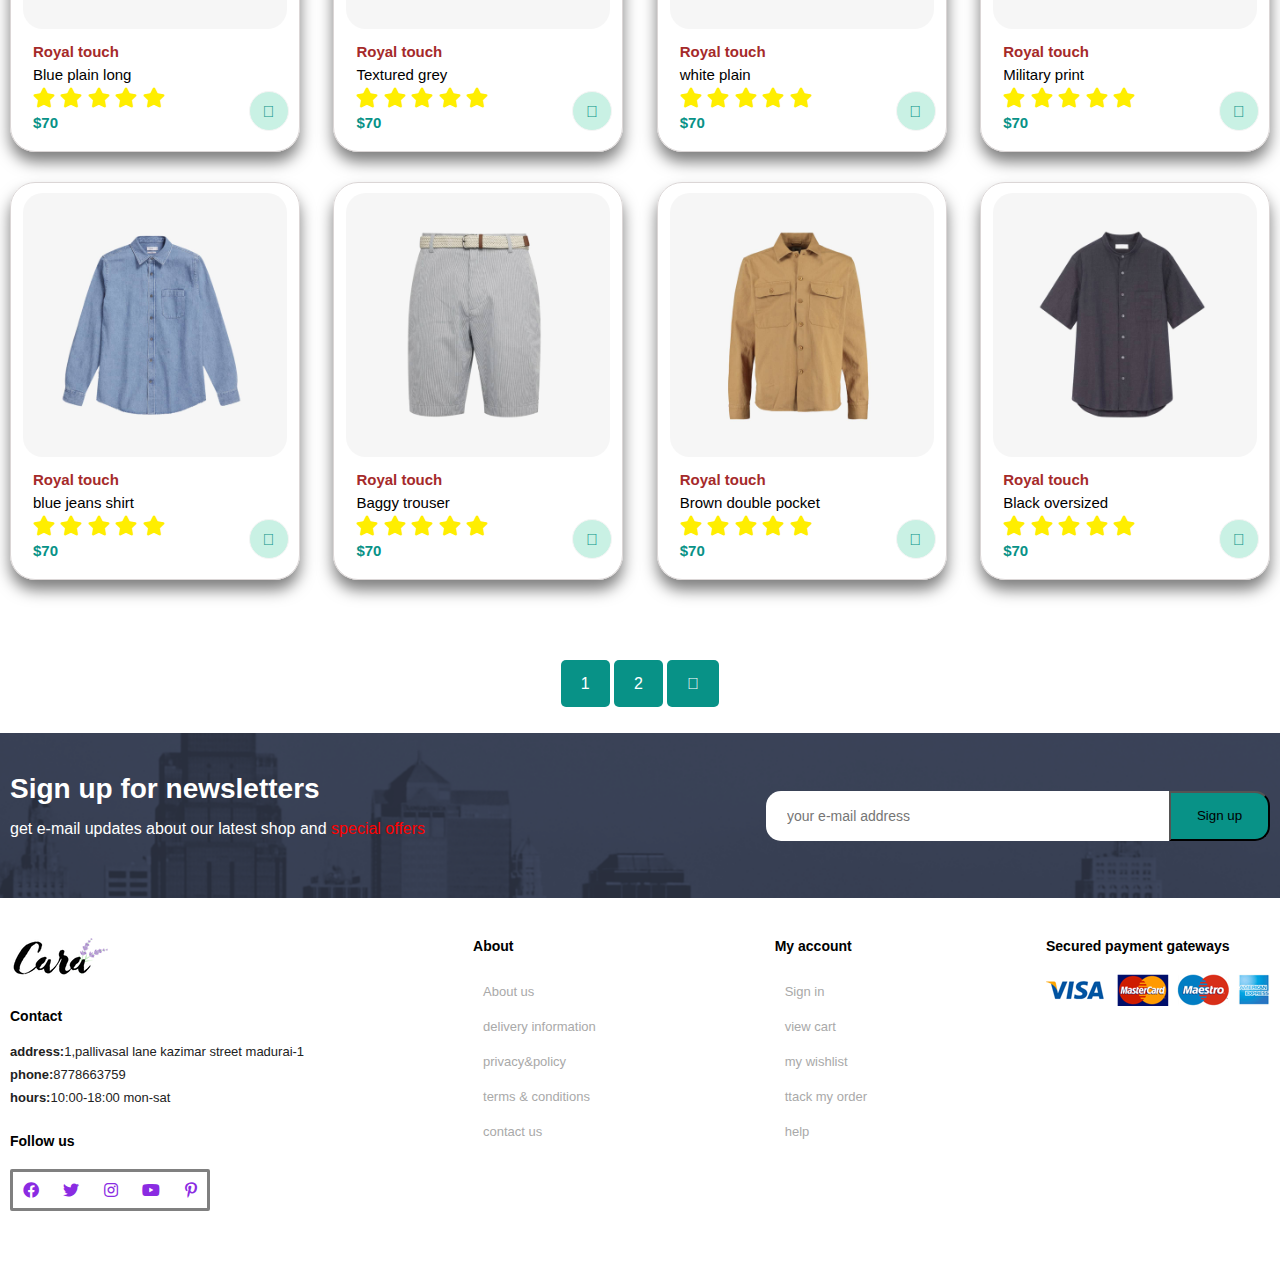
<file: shop.html>
<!DOCTYPE html>
<html lang="en">
<head>
    <meta charset="UTF-8">
    <meta name="viewport" content="width=device-width, initial-scale=1.0">
    <title>SAARA CLOTHING</title>
    <link rel="stylesheet" href="https://pro.fontawesome.com/releases/v5.10.0/css/all.css" />

    <link rel="stylesheet" href="style.css">
</head>
<body>
   
     
    <section id="header">
        <a href="#"><img src="src/logo.png" class="logo" alt=""></a>
        <div>
            <ul id="navbar">
                <li><a  href="index.html">HOME</a></li>
                <li><a class="underline" href="shop.html">SHOP</a></li>
                <li><a href="blog.html">BLOG</a></li>
                <li><a href="about.html">ABOUT</a></li>
                <li><a href="contact.html">CONTACT</a></li>
                <li><a href="cart.html"></i class="far fa-shopping-bag">CART</a></li>
                <a href="#" id="close"><i class="far fa-times"></i></a>
            </ul> 
            <div id="mobile">  
                 <i id="bar" class="fas fa-outdent"></i>
                 <a href="cart.html"></i class="far fa-shopping-bag">CART</a>
            </div>
        </div>
    </section>
    <section id="page-header">
       
        <h2 class>#savetime</h2>
        
        <p>save more with coupons & upto 70% off!</p>
       
    </section>
     
    <section id="product1"  class="section-p1">
        
        <div class="pro-container" onclick="window.location.href='sproduct.html';">
            <div class="pro" >
                <img src="src/f1.jpg" alt="">
                <div class="des">
                    <span>Royal touch</span>
                    <h5>cartoon print</h5>
                    <div class="star">
                        <i class="fa fa-star"></i>
                        <i class="fa fa-star"></i>
                        <i class="fa fa-star"></i>
                        <i class="fa fa-star"></i>
                        <i class="fa fa-star"></i>
                    </div>
                    <h4>$70</h4>
                </div>
                <a href="#"><i class="fal fa-shopping-cart cart"></i></a>
            </div>
            <div class="pro">
                <img src="src/f2.jpg" alt="">
                <div class="des">
                    <span>Royal touch</span>
                    <h5>Leaf print green</h5>
                    <div class="star">
                        <i class="fa fa-star"></i>
                        <i class="fa fa-star"></i>
                        <i class="fa fa-star"></i>
                        <i class="fa fa-star"></i>
                        <i class="fa fa-star"></i>
                    </div>
                    <h4>$70</h4>
                </div>
                <a href="#"><i class="fal fa-shopping-cart cart"></i></a>
            </div>
            <div class="pro">
                <img src="src/f3.jpg" alt="">
                <div class="des">
                    <span>Royal touch</span>
                    <h5>Flower print</h5>
                    <div class="star">
                        <i class="fa fa-star"></i>
                        <i class="fa fa-star"></i>
                        <i class="fa fa-star"></i>
                        <i class="fa fa-star"></i>
                        <i class="fa fa-star"></i>
                    </div>
                    <h4>$70</h4>
                </div>
                <a href="#"><i class="fal fa-shopping-cart cart"></i></a>
            </div>
            <div class="pro">
                <img src="src/f4.jpg" alt="">
                <div class="des">
                    <span>Royal touch</span>
                    <h5>Flower print rose</h5>
                    <div class="star">
                        <i class="fa fa-star"></i>
                        <i class="fa fa-star"></i>
                        <i class="fa fa-star"></i>
                        <i class="fa fa-star"></i>
                        <i class="fa fa-star"></i>
                    </div>
                    <h4>$70</h4>
                </div>
                <a href="#"><i class="fal fa-shopping-cart cart"></i></a>
            </div>
            <div class="pro">
                <img src="src/f5.jpg" alt="">
                <div class="des">
                    <span>Royal touch</span>
                    <h5>blue print Flower</h5>
                    <div class="star">
                        <i class="fa fa-star"></i>
                        <i class="fa fa-star"></i>
                        <i class="fa fa-star"></i>
                        <i class="fa fa-star"></i>
                        <i class="fa fa-star"></i>
                    </div>
                    <h4>$70</h4>
                </div>
                <a href="#"><i class="fal fa-shopping-cart cart"></i></a>
            </div>
            <div class="pro">
                <img src="src/f6.jpg" alt="">
                <div class="des">
                    <span>Royal touch</span>
                    <h5>Baggy shirt</h5>
                    <div class="star">
                        <i class="fa fa-star"></i>
                        <i class="fa fa-star"></i>
                        <i class="fa fa-star"></i>
                        <i class="fa fa-star"></i>
                        <i class="fa fa-star"></i>
                    </div>
                    <h4>$70</h4>
                </div>
                <a href="#"><i class="fal fa-shopping-cart cart"></i></a>
            </div>
            <div class="pro">
                <img src="src/f7.jpg" alt="">
                <div class="des">
                    <span>Royal touch</span>
                    <h5>flower print pants</h5>
                    <div class="star">
                        <i class="fa fa-star"></i>
                        <i class="fa fa-star"></i>
                        <i class="fa fa-star"></i>
                        <i class="fa fa-star"></i>
                        <i class="fa fa-star"></i>
                    </div>
                    <h4>$70</h4>
                </div>
                <a href="#"><i class="fal fa-shopping-cart cart"></i></a>
            </div>
            <div class="pro">
                <img src="src/f8.jpg" alt="">
                <div class="des">
                    <span>Royal touch</span>
                    <h5>printed tops</h5>
                    <div class="star">
                        <i class="fa fa-star"></i>
                        <i class="fa fa-star"></i>
                        <i class="fa fa-star"></i>
                        <i class="fa fa-star"></i>
                        <i class="fa fa-star"></i>
                    </div>
                    <h4>$70</h4>
                </div>
                <a href="#"><i class="fal fa-shopping-cart cart"></i></a>
            </div>
            <div class="pro">
                <img src="src/n1.jpg" alt="">
                <div class="des">
                    <span>Royal touch</span>
                    <h5>Blue plain long</h5>
                    <div class="star">
                        <i class="fa fa-star"></i>
                        <i class="fa fa-star"></i>
                        <i class="fa fa-star"></i>
                        <i class="fa fa-star"></i>
                        <i class="fa fa-star"></i>
                    </div>
                    <h4>$70</h4>
                </div>
                <a href="#"><i class="fal fa-shopping-cart cart"></i></a>
            </div>
            <div class="pro">
                <img src="src/n2.jpg" alt="">
                <div class="des">
                    <span>Royal touch</span>
                    <h5>Textured grey</h5>
                    <div class="star">
                        <i class="fa fa-star"></i>
                        <i class="fa fa-star"></i>
                        <i class="fa fa-star"></i>
                        <i class="fa fa-star"></i>
                        <i class="fa fa-star"></i>
                    </div>
                    <h4>$70</h4>
                </div>
                <a href="#"><i class="fal fa-shopping-cart cart"></i></a>
            </div>
            <div class="pro">
                <img src="src/n3.jpg" alt="">
                <div class="des">
                    <span>Royal touch</span>
                    <h5>white plain</h5>
                    <div class="star">
                        <i class="fa fa-star"></i>
                        <i class="fa fa-star"></i>
                        <i class="fa fa-star"></i>
                        <i class="fa fa-star"></i>
                        <i class="fa fa-star"></i>
                    </div>
                    <h4>$70</h4>
                </div>
                <a href="#"><i class="fal fa-shopping-cart cart"></i></a>
            </div>
            <div class="pro">
                <img src="src/n4.jpg" alt="">
                <div class="des">
                    <span>Royal touch</span>
                    <h5>Military print</h5>
                    <div class="star">
                        <i class="fa fa-star"></i>
                        <i class="fa fa-star"></i>
                        <i class="fa fa-star"></i>
                        <i class="fa fa-star"></i>
                        <i class="fa fa-star"></i>
                    </div>
                    <h4>$70</h4>
                </div>
                <a href="#"><i class="fal fa-shopping-cart cart"></i></a>
            </div>
            <div class="pro">
                <img src="src/n5.jpg" alt="">
                <div class="des">
                    <span>Royal touch</span>
                    <h5>blue jeans shirt</h5>
                    <div class="star">
                        <i class="fa fa-star"></i>
                        <i class="fa fa-star"></i>
                        <i class="fa fa-star"></i>
                        <i class="fa fa-star"></i>
                        <i class="fa fa-star"></i>
                    </div>
                    <h4>$70</h4>
                </div>
                <a href="#"><i class="fal fa-shopping-cart cart"></i></a>
            </div>
            <div class="pro">
                <img src="src/n6.jpg" alt="">
                <div class="des">
                    <span>Royal touch</span>
                    <h5>Baggy trouser</h5>
                    <div class="star">
                        <i class="fa fa-star"></i>
                        <i class="fa fa-star"></i>
                        <i class="fa fa-star"></i>
                        <i class="fa fa-star"></i>
                        <i class="fa fa-star"></i>
                    </div>
                    <h4>$70</h4>
                </div>
                <a href="#"><i class="fal fa-shopping-cart cart"></i></a>
            </div>
            <div class="pro">
                <img src="src/n7.jpg" alt="">
                <div class="des">
                    <span>Royal touch</span>
                    <h5>Brown double pocket</h5>
                    <div class="star">
                        <i class="fa fa-star"></i>
                        <i class="fa fa-star"></i>
                        <i class="fa fa-star"></i>
                        <i class="fa fa-star"></i>
                        <i class="fa fa-star"></i>
                    </div>
                    <h4>$70</h4>
                </div>
                <a href="#"><i class="fal fa-shopping-cart cart"></i></a>
            </div>
            <div class="pro">
                <img src="src/n8.jpg" alt="">
                <div class="des">
                    <span>Royal touch</span>
                    <h5>Black oversized</h5>
                    <div class="star">
                        <i class="fa fa-star"></i>
                        <i class="fa fa-star"></i>
                        <i class="fa fa-star"></i>
                        <i class="fa fa-star"></i>
                        <i class="fa fa-star"></i>
                    </div>
                    <h4>$70</h4>
                </div>
                <a href="#"><i class="fal fa-shopping-cart cart"></i></a>
            </div>
            
            </div>
            
            

    </section>
    <section id="pagination" class="section-p1">
        <a href="#">1</a>
        <a href="#">2</a>
        <a href="#"><i class="fal fa-long-arrow-alt-right"></i></a>

    </section>

    
    <section id="newsletter" class="section-p1" class="section-m1">
        <div class="newstext">
            <h4>Sign up for newsletters</h4>
        <p>get e-mail updates about our latest shop and <span>special offers</span></p>
        </div>
        <div class="form">
            <input type="text" placeholder="your e-mail address">
        <button class="sign">Sign up</button>
        </div>
        
    </section>
    <section>
        <footer class="section-p1">
            <div class="col">
               <img src="src/logo.png" alt="">
               <h4>Contact</h4>
               <p><strong>address:</strong>1,pallivasal lane kazimar street madurai-1</p>
               <p><strong>phone:</strong>8778663759</p>
               <p><strong>hours:</strong>10:00-18:00 mon-sat</p>
               <div class="follow"><h4>Follow us</h4>
                <div class="icons">
                    <i class="fab fa-facebook"></i>
                    <i class="fab fa-twitter"></i>
                    <i class="fab fa-instagram"></i>
                    <i class="fab fa-youtube"></i>
                    <i class="fab fa-pinterest-p"></i>
                </div>
                </div>
            </div>
            <div class="col">
                <h4>About</h4>
                <a href="#">About us</a>
                <a href="#">delivery information</a>
                <a href="#">privacy&policy</a>
                <a href="#">terms & conditions</a>
                <a href="#">contact us</a>

            </div>
            <div class="col">
                <h4>My account</h4>
                <a href="#">Sign in</a>
                <a href="#">view cart</a>
                <a href="#">my wishlist</a>
                <a href="#">ttack my order</a>
                <a href="#">help</a>

            </div>

            <div class="col">
                <h4>Secured payment gateways</h4>
                <img src="src/pay.png" alt="">
            </div>
        </footer>
    </section>
    <script  src="script.js"></script> 
    
</body>
</html>
</file>
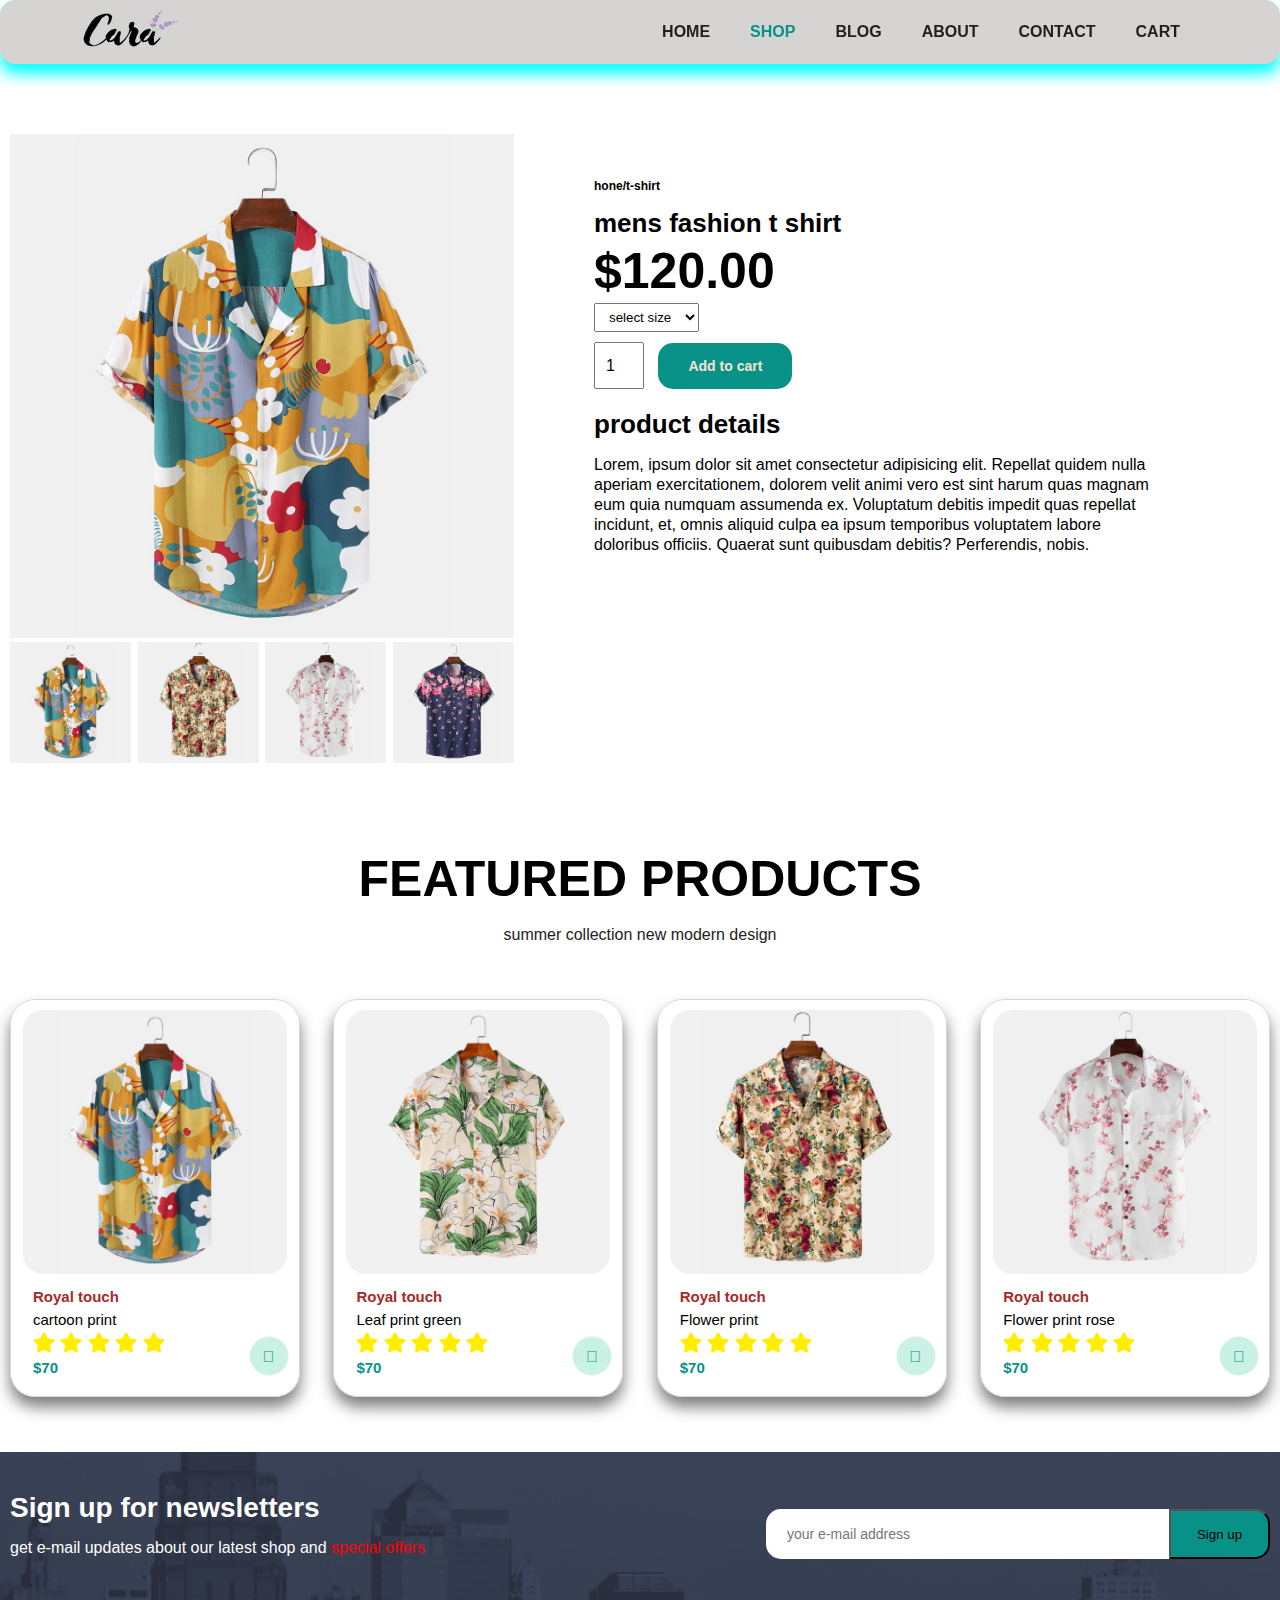
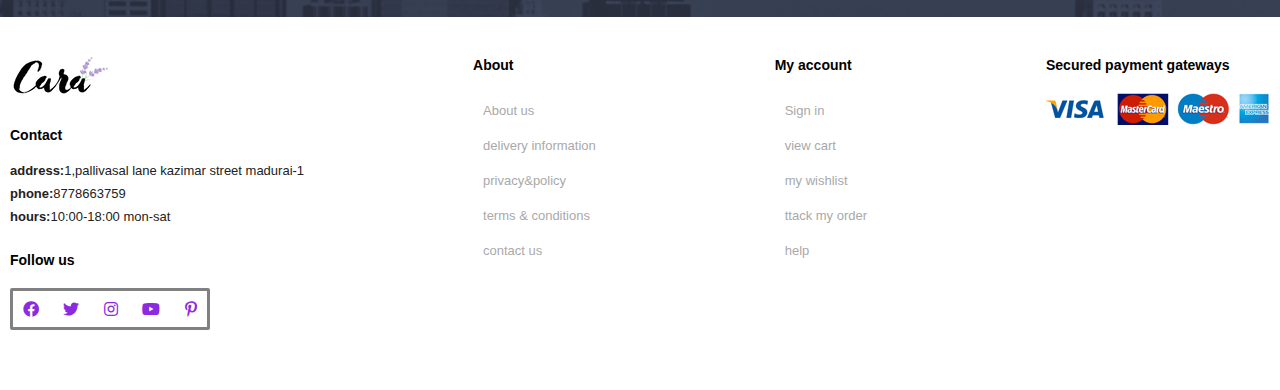
<file: sproduct.html>
<!DOCTYPE html>
<html lang="en">

<head>
    <meta charset="UTF-8">
    <meta name="viewport" content="width=device-width, initial-scale=1.0">
    <title>SAARA CLOTHING</title>
    <link rel="stylesheet" href="https://pro.fontawesome.com/releases/v5.10.0/css/all.css" />

    <link rel="stylesheet" href="style.css">
</head>

<body>


    <section id="header">
        <a href="#"><img src="src/logo.png" class="logo" alt=""></a>
        <div>
            <ul id="navbar">
                <li><a href="index.html">HOME</a></li>
                <li><a class="underline" href="shop.html">SHOP</a></li>
                <li><a href="blog.html">BLOG</a></li>
                <li><a href="about.html">ABOUT</a></li>
                <li><a href="contact.html">CONTACT</a></li>
                <li><a href="cart.html"></i class="far fa-shopping-bag">CART</a></li>
                <a href="#" id="close"><i class="far fa-times"></i></a>
            </ul>
            <div id="mobile">
                <i id="bar" class="fas fa-outdent"></i>
                <a href="cart.html"></i class="far fa-shopping-bag">CART</a>
            </div>
        </div>
    </section>
    <section id="pro-details" class="section-p1">
        <div class="single-pro-image">
            <img src="src/f1.jpg" width="100%" id="mainimg" alt="">
            <div class="sm-img-grp" >
                <div class="sm-img-col">
                    <img src="src/f1.jpg" width="100%" class="sm-img" alt="">
                </div>
                <div class="sm-img-col">
                    <img src="src/f3.jpg" width="100%" class="sm-img" alt="">
                </div>
                <div class="sm-img-col">
                    <img src="src/f4.jpg" width="100%" class="sm-img" alt="">
                </div>
                <div class="sm-img-col">
                    <img src="src/f5.jpg" width="100%" class="sm-img" alt="">
                </div>
            </div>
        </div>
        <div class="single-pro-details">
            <h6>hone/t-shirt</h6>
            <h4>mens fashion t shirt</h4>
            <h2>$120.00</h2>
            <select>
                <option>select size</option>
                <option>S</option>
                <option>M</option>
                <option>L</option>
                <option>XL</option>
                <option>XXL</option>
            </select>
            <input type="number" value="1"> 
            <button class="normal">Add to cart</button>
            <h4 class="details">product details</details></h4>
            <span>Lorem, ipsum dolor sit amet consectetur adipisicing elit. Repellat quidem nulla aperiam exercitationem, dolorem velit animi vero est sint harum quas magnam eum quia numquam assumenda ex. Voluptatum debitis impedit quas repellat incidunt, et, omnis aliquid culpa ea ipsum temporibus voluptatem labore doloribus officiis. Quaerat sunt quibusdam debitis? Perferendis, nobis.</span>
        </div>

    </section>
    <section id="product1"  class="section-p1">
        <h2>FEATURED PRODUCTS</h2>
        <p>summer collection new modern design</p>
        <div class="pro-container">
            <div class="pro">
                <img src="src/f1.jpg" alt="">
                <div class="des">
                    <span>Royal touch</span>
                    <h5>cartoon print</h5>
                    <div class="star">
                        <i class="fa fa-star"></i>
                        <i class="fa fa-star"></i>
                        <i class="fa fa-star"></i>
                        <i class="fa fa-star"></i>
                        <i class="fa fa-star"></i>
                    </div>
                    <h4>$70</h4>
                </div>
                <a href="#"><i class="fal fa-shopping-cart cart"></i></a>
            </div>
            <div class="pro">
                <img src="src/f2.jpg" alt="">
                <div class="des">
                    <span>Royal touch</span>
                    <h5>Leaf print green</h5>
                    <div class="star">
                        <i class="fa fa-star"></i>
                        <i class="fa fa-star"></i>
                        <i class="fa fa-star"></i>
                        <i class="fa fa-star"></i>
                        <i class="fa fa-star"></i>
                    </div>
                    <h4>$70</h4>
                </div>
                <a href="#"><i class="fal fa-shopping-cart cart"></i></a>
            </div>
            <div class="pro">
                <img src="src/f3.jpg" alt="">
                <div class="des">
                    <span>Royal touch</span>
                    <h5>Flower print</h5>
                    <div class="star">
                        <i class="fa fa-star"></i>
                        <i class="fa fa-star"></i>
                        <i class="fa fa-star"></i>
                        <i class="fa fa-star"></i>
                        <i class="fa fa-star"></i>
                    </div>
                    <h4>$70</h4>
                </div>
                <a href="#"><i class="fal fa-shopping-cart cart"></i></a>
            </div>
            <div class="pro">
                <img src="src/f4.jpg" alt="">
                <div class="des">
                    <span>Royal touch</span>
                    <h5>Flower print rose</h5>
                    <div class="star">
                        <i class="fa fa-star"></i>
                        <i class="fa fa-star"></i>
                        <i class="fa fa-star"></i>
                        <i class="fa fa-star"></i>
                        <i class="fa fa-star"></i>
                    </div>
                    <h4>$70</h4>
                </div>
                <a href="#"><i class="fal fa-shopping-cart cart"></i></a>
            </div>
            
            </div>
            
            

    </section>

    <section id="newsletter" class="section-p1" class="section-m1">
        <div class="newstext">
            <h4>Sign up for newsletters</h4>
            <p>get e-mail updates about our latest shop and <span>special offers</span></p>
        </div>
        <div class="form">
            <input type="text" placeholder="your e-mail address">
            <button class="sign">Sign up</button>
        </div>

    </section>
    <section>
        <footer class="section-p1">
            <div class="col">
                <img src="src/logo.png" alt="">
                <h4>Contact</h4>
                <p><strong>address:</strong>1,pallivasal lane kazimar street madurai-1</p>
                <p><strong>phone:</strong>8778663759</p>
                <p><strong>hours:</strong>10:00-18:00 mon-sat</p>
                <div class="follow">
                    <h4>Follow us</h4>
                    <div class="icons">
                        <i class="fab fa-facebook"></i>
                        <i class="fab fa-twitter"></i>
                        <i class="fab fa-instagram"></i>
                        <i class="fab fa-youtube"></i>
                        <i class="fab fa-pinterest-p"></i>
                    </div>
                </div>
            </div>
            <div class="col">
                <h4>About</h4>
                <a href="#">About us</a>
                <a href="#">delivery information</a>
                <a href="#">privacy&policy</a>
                <a href="#">terms & conditions</a>
                <a href="#">contact us</a>

            </div>
            <div class="col">
                <h4>My account</h4>
                <a href="#">Sign in</a>
                <a href="#">view cart</a>
                <a href="#">my wishlist</a>
                <a href="#">ttack my order</a>
                <a href="#">help</a>

            </div>

            <div class="col">
                <h4>Secured payment gateways</h4>
                <img src="src/pay.png" alt="">
            </div>
        </footer>
    </section>
    <script>
        var mainimg = document.getElementById("mainimg");
        var grpimg = document.getElementsByClassName("sm-img");

        grpimg[0].onclick = function(){
            mainimg.src = grpimg[0].src;
        }
        grpimg[1].onclick = function(){
            mainimg.src = grpimg[1].src;
        }
        grpimg[2].onclick = function(){
            mainimg.src = grpimg[2].src;
        }
        grpimg[3].onclick = function(){
            mainimg.src = grpimg[3].src;
        }
        </script>

    <script src="script.js"></script>

</body>

</html>
</file>
<file: style.css>
*{
    margin: 0;
    padding: 0;
    box-sizing: border-box;
    font-family: 'Spartan',sans-serif;
}
h1{
    font-size: 50px;
    line-height: 64px;
    color: black;
}
h2{
    font-size: 50px;
    line-height: 64px;
    color: black;

}
h3{
    font-size: 46px;
    line-height: 54px;
    color: black;

}
h4{
     font: size 20px;
     color: #000;

}
h6{
    font-weight: 700;
    font-size: 12px;

}

p{
    font-size: 16px;
    color: rgb(29, 29, 29);
    margin: 15px 0 20px 0;

}
 .section-p1{
    padding: 40px 10px;

 }

 .section-m1{
    margin: 40px 0;
 }

 button.normal{
    font-size: 14px;
    font-weight: 600;
    padding: 15px 30px;
    color: #000;
    background-color:white;
    cursor: pointer;
    transition: 0.2s;
    border: none;
    outline: none;
    border-radius: 15px;

 }
 body{
    width: 100%;
 }

 #header{
    display: flex;
    justify-content: space-between;
    align-items: center;
    padding: 10px 80px;
    background:rgb(214, 211, 211);
    box-shadow: 0 10px 15px cyan;
    border-radius: 15px;
    z-index: 999;
    position: sticky;
    top: 0;
    left: 0;
    
   
   
 }
 #navbar{
    display: flex;
    align-items: center;
    justify-content: center;
 }

 #navbar li{
    list-style: none;
    padding: 0 20px;
    
 }

 #navbar li a{
    text-decoration: none;
    font-size: 16px;
     font-family: "Teko", sans-serif;
     font-optical-sizing: auto;
     font-weight: 600;
     color: rgb(32, 30, 30);
     transition: 0.2s ease-in;
     
     
 }

 #navbar li a:hover{
    color: rgb(8, 146, 135)
    ;
    text-decoration: underline;
    
 }
 #navbar li a.underline{
   color: rgb(8, 146, 135);
 }
 
 #mobile{
    display: none;
    align-items: center;
 }

 #close{
    display:none ;
 }
 #hero{
    padding-top: 30px;
    background-image: url("src/index\ bg.jpg");
    height: 90vh;
    width: 100%;
   
    background-position: top 25% right 0;
    background-size: cover;
    padding: 80px;
    display: flex;
    flex-direction: column;
    align-items: flex-start;
    justify-content: center;

 }

#hero h4{
    padding-bottom: 15px;

}
#hero h1{
    color: rgb(8, 146, 135);
}
#hero button{
    background-image: url("src/button.png");
    background-color: transparent;
    color:rgb(8, 146, 135) ;
    border: 0;
    padding: 14px 80px 14px 65px;
    background-repeat: no-repeat;
    cursor: pointer;
    font-weight: 700;
    font-size: 15px;


}
#feature{
    display: flex;
    align-items: center;
    justify-content:space-between ;
    flex-wrap: wrap;
  
}

#feature .fe-box{
    width: 180px;
    text-align: center;
    padding: 25px 15px 15px;
    box-shadow:0 10px 15px rgb(126, 126, 126) ;
    border: 1px solid cornsilk;
    border-radius: 15px;

}

#feature .fe-box:hover{
    box-shadow: 0 10px 15px cyan ;
}

#feature .fe-box img{
    margin-bottom: 15px;
}

#feature .fe-box h6{
    display: inline-block;
    padding: 9px 8px 6px 8px;
    line-height: 1;
    border-radius: 1px;
    background-color: rgb(255, 227, 150);
    color: rgb(8, 146, 135);
    font-weight: 700;
    font-size: 15px;
}

#product1{
    text-align: center;
}

#product1 .pro-container{
    display: flex;
    flex-wrap: wrap;
    justify-content:space-between ;
    padding-top: 20px;
}

#product1 .pro{
    
    width: 23%;
    min-width: 250px;
    padding: 10px 12px;
    border: 1px solid rgb(219, 214, 214);
    border-radius: 25px;
    cursor: pointer;
    box-shadow:0 10px 15px rgb(126, 126, 126) ;
    transition: 0.2s;
    margin: 15px 0;
    position: relative;
}
#product1 .pro img{
    width: 100%;
    border-radius: 20px;
}

#product1 .pro:hover{
    box-shadow:0 10px 15px rgb(245, 255, 99) ;
}

#product1 .pro .des{
    padding: 10px;
    text-align: start;

}

#product1 .pro .des span{
    font-weight: 700;
    font-size: 15px;
    color: brown;
}

#product1 .pro .des h5{
    padding-top: 5px;
    font-size: 15px;
    font-weight: 400;


}

#product1 .pro .des i{
    font-size: 20px;
    color: rgb(255, 238, 0);
    padding-top: 5px;

}

#product1 .pro .des h4{
    padding-top: 5px;
    font-weight: 700;
    font-size: 15px;
    color:rgb(8, 146, 135) ;
    
}

#product1 .pro .cart{
    
    width: 40px;
    height: 40px;
    line-height: 40px;
    border-radius: 50px;
    background-color: rgb(201, 241, 228);
    font-weight: 500;
    color:rgb(8, 146, 135) ;
    border: 1px solid whitesmoke;
    position: absolute;
    bottom: 20px;
    right:  10px;
}

#banner{
    background-image: url("src/b2.jpg");
    display: flex;
    flex-direction: column;
    justify-content: center;
    align-items: center;
    text-align: center;
    width: 100%;
    height: 20vh;
    background-size: cover;
    background-position: center;
}
#banner h4{
    
    color: aliceblue;

}

#banner h2{
    color: aliceblue;
    font-size: 30px;
    font-weight: 500;
    padding: 10px 0;
}

#banner span{
    color: red;
}

#banner button:hover{
    background-color:  bisque;
    color:rgb(8, 146, 135)  ;
    box-shadow: rgb(255, 255, 218);
}

#sm-banner{
    display: flex;
    justify-content:space-between;
    flex-wrap: wrap;
}

#sm-banner .banner-box{
    background-image: url("src/index\ banner\ 2.jpg");
    display: flex;
    flex-direction: column;
    justify-content: center;
    align-items: center;
    text-align: center;
    width: 50%;
    height: 50vh;
    background-size: cover;
    background-position: center;
    padding: 30px;
}

#sm-banner .banner-box2{
    background-image: url("src/index\ banner\ 3.jpg");
    display: flex;
    flex-direction: column;
    justify-content: center;
    align-items: center;
    text-align: center;
    width: 50%;
    height: 50vh;
    background-size: cover;
    background-position: center;
    padding: 30px;
}
    
#sm-banner .banner-box span{
     font-size: 14px;
     font-weight: 500;
     color: white;
     padding-bottom: 15px;

     
 }

 #sm-banner .banner-box2 span{
    font-size: 14px;
    font-weight: 500;
    color: white;
    padding-bottom: 15px;

    
}
 
 #sm-banner button:hover{
     background-color: rgb(8, 146, 135)  ; 
     color:white;
     box-shadow: rgb(255, 255, 218);
 }
 
#sm-banner h4{
    color: white;
    font-size: 30px;
     font-weight: 500;
}
 
#sm-banner h2{
    color: white;
    font-size: 28px;
     font-weight: 800;
}
#banner3{
    display: flex;
    justify-content: space-between;
    align-items: center;
    flex-wrap: wrap;
    

}
#banner3 .banner-box1{
    background-image: url("src/index\ banner\ 4.jpg");
    display: flex;
    flex-direction: column;
    justify-content: center;
    align-items: center;
    text-align: center;
    min-width: 30%;
    height: 30vh;
    background-size: cover;
    background-position: center;
    padding: 20px;
    margin-bottom: 20px;
    
}

#banner3 .banner-box3 h2{
    color: white;
    font-size: 30px;
     font-weight: 500;
}

#banner3 .banner-box3 h3{
    color: rgb(221, 6, 6);
    font-size: 28px;
     font-weight: 800;
}

#banner3 .banner-box2{
    background-image: url("src/b2.jpg");
    display: flex;
    flex-direction: column;
    justify-content: center;
    align-items: center;
    text-align: center;
    min-width: 30%;
    height: 30vh;
    background-size: cover;
    background-position: center;
    padding: 20px;
    margin-bottom: 20px;
}

#banner3 .banner-box3{
    background-image: url("src/index\ banner\ 6.jpg");
    display: flex;
    flex-direction: column;
    justify-content: center;
    align-items: center;
    text-align: center;
    min-width: 100%;
    height: 30vh;
    background-size: cover;
    background-position: top 20px ;
    padding: 20px;
    margin-bottom: 20px;
}

#banner3 .banner-box2 h2{
    color: white;
    font-size: 30px;
     font-weight: 500;
}

#banner3 .banner-box2 h3{
    color: rgb(221, 6, 6);
    font-size: 28px;
     font-weight: 800;
}

#banner3 .banner-box1 h2{
    color: white;
    font-size: 30px;
     font-weight: 500;
}

#banner3 .banner-box1 h3{
    color: rgb(221, 6, 6);
    font-size: 28px;
     font-weight: 800;
}
#newsletter{
    display: flex;
    justify-content: space-between;
    flex-wrap: wrap;
    align-items: center;
    background-image: url(src/banner.png);
    background-position: 20% 30%;
}

#newsletter h4{
    color: white;
    font-size: 28px;
     font-weight: 800;
}

#newsletter span{
    color: red
}

#newsletter input{
    padding: 0 1.25rem;
    height: 3.125rem;
    font-size: 14px;
    width:80% ;
    border: 1px solid transparent;
    outline: none;
    border-radius: 15px;
    border-top-right-radius: 0;
    border-bottom-right-radius: 0;

}

#newsletter .sign{
    background-color:rgb(8, 146, 135) ;
    white-space: nowrap;
    text-overflow: ellipsis;
    width: 20%;
    padding: 0 1.25rem;
    border-radius: 15px;
    border-top-left-radius: 0;
    border-bottom-left-radius: 0;
    height: 3.125rem;
}
#newsletter button:hover{
    background-color:bisque ;
}

#newsletter .form{
    display: flex;
    width: 40%;
}

footer{
    display: flex;
    flex-wrap: wrap;
    justify-content: space-between;
}
footer .col{
    display: flex;
    flex-direction: column;
   align-items: flex-start;
   margin-bottom: 20px;
}

footer img{
    padding-bottom: 30px;
} 

footer h4{
font-size: 14px;
padding-bottom: 20px;
 
}

footer p{
    margin: 0 0 8px 0;
    font-size: 13px;
}

footer a{
    font-size: 13px;
    text-decoration: none;
    color: darkgray;
    margin: 10px;
}

footer .follow h4{
    padding-top: 20px;
} 


footer .follow i{
    color: blueviolet;
    cursor:grab;
}

footer .icons{
    border: solid gray;
    border-radius: 2px;
    width: 100%;
}

footer i{
    padding: 10px 10px 10px 10px;
}

footer .follow i:hover,
footer a:hover{
    color: rgb(8, 146, 135)  ;

}



#page-header {
    background-image:url("src/shop\ banner\ 1.jpg");
    width:100% ;
    background-size:cover ;
    height: 40vh;
    text-align: center;
    justify-content: center;
    display: flex;
    flex-direction: column;

}

#page-header h2,p{
    
    color: rgb(34, 34, 34);
    
}

#pagination{
    
    text-align: center;
    
    
}

#pagination a{
text-decoration: none;
background-color: rgb(8, 146, 135);
font-weight: 400;
border-radius: 5px;
padding:15px 20px ;
color: rgb(255, 255, 255);

}

#pagination a i {
    font-size: 16px;
    font-weight: 600;
}

#pro-details .single-pro-image{
    width: 40%;
    margin-right: 50px;


}

#pro-details .sm-img-grp{
    display: flex;
    flex-direction: row;
    width: 100%;
    justify-content: space-between;
    
}

.sm-img-col{
    flex-basis: 24%;
    cursor: pointer;
}

#pro-details {
display: flex;
margin-top: 30px;
}

#pro-details .single-pro-details{
    width: 50%;
    padding: 30px ;
}

#pro-details .single-pro-details h6{
    padding: 15px 0;

}
#pro-details .single-pro-details h4{
    font-size: 26px;

}

#pro-details .single-pro-details select{
    display: block;
    padding: 5px 10px ;
    margin-bottom: 10px;

}

#pro-details .single-pro-details input{
    width: 50px;
    height: 47px;
    padding-left: 10px;
    margin-right: 10px;
    font-size: 16px;
    
}
#pro-details .single-pro-details input:focus{
    outline: none;
}

#pro-details .single-pro-details button{
    background-color: rgb(8, 146, 135);
    color: rgb(243, 226, 210);
    
   
}

#pro-details .single-pro-details .details{
    padding-top: 20px;
    padding-bottom: 15px;
}

#pro-details .single-pro-details button:hover{
    background-color: rgb(243, 226, 210) ;
    color:rgb(8, 146, 135) ;
    transition: 0.2s ease;
}


#pro-details .single-pro-details span{
    line-height: 20px;
}


#page-header.blog-header{
    background-image: url(src/b19.jpg);
}

#blog{
    padding: 150px 150px 0 150px;
    

}

#blog .blog-box{
    display: flex;
    align-items: center;
    width: 100%;
    padding-bottom: 30px;
}

#blog .blog-img{
    width: 50%;
    margin-right: 40px;
    
    
}
#blog img{
    width: 100%;
    height: 550px;
    object-fit: cover;
    border-radius: 10px;
    box-shadow:rgba(240, 46, 170, 0.2)-5px 5px, rgba(240, 46, 170, 0.3) -10px 10px, rgba(240, 46, 170, 0.2) -15px 15px, rgba(240, 46, 170, 0.1) -20px 20px, rgba(240, 46, 170, 0.05) -25px 25px;
    
}

#blog .blog-details{
    width: 50%;
    margin-right: 40px;
    
    
}
#blog .blog-details a{
    font-weight: 700;
    color: rgb(3, 41, 255);
    text-decoration: none;
}

#page-header{
    background-image: url(src/shop\ banner\ 2.jpg);
}

#about-head img{
    width: 50%;
    height: auto;
    border-radius: 15px;
    box-shadow:rgba(240, 46, 170, 0.2)-5px 5px, rgba(240, 46, 170, 0.3) -10px 10px, rgba(240, 46, 170, 0.2) -15px 15px, rgba(240, 46, 170, 0.1) -20px 20px, rgba(240, 46, 170, 0.05) -25px 25px;

}

#about-head {
    display: flex;
    justify-content: center;
    align-items: center;
    
}

#about-head div{
    padding-left: 40px;
}
#about-video{
    align-items: center;
    text-align: center;
   
}
#about-video h2{
    align-items: center;
    text-align: center;
    color: rgb(172, 0, 0);
    padding: 30px 30px 30px 30px;

}
#about-video .video{
   padding-bottom: 60px;
}


#about-video .video video{
    width: 80%;
    height: 100%;
    border-radius: 20px;
    box-shadow: rgb(255, 243, 182) 0px 22px 70px 4px;
    
    

}

#newsletter p{
    color: white;
}

#contact-details{
    display: flex;
    align-items: center;
    justify-content:space-between;
}

#contact-details .details{
    width: 40%;
}

#contact-details .details span,
#form-details form span {
    font-size: 13px;
}

#contact-details .details h2
#form-details form h2{
    font-size: 26px;
    line-height: 35px;
    padding: 20px 0 ;
}

#contact-details .details h3{
    font-size: 16px;
    padding-bottom: 15px;
}

#contact-details .details li {
    list-style: none;
    display: flex;
    padding: 10px 0;
    
}
#contact-details .details li i{
    font-size: 14px;
    padding-right: 22px;
   
}
#contact-details .details li p{
    font-size: 14px; 
    margin: 0;
}

#contact-details .map{
    width: 40%;
    height: 450px;
    padding-right: 50px;
    
}

#contact-details .map iframe{
    width: 100%;
    height: 100%;
    box-shadow: rgb(255, 243, 182) 0px 20px 68px 2px;
} 

#form-details form{
    width: 65%;
    display: flex;
    flex-direction: column;
    align-items: flex-start;
    margin-top: 30px;
    padding-left: 20px;
}

#form-details form input,#form-details form textarea{
    width: 100%;
    padding: 12px 15px;
    outline: none;
    margin-bottom: 20px;
    align-items: center;
    border: 1px solid rgb(161, 161, 161);
    
}

#form-details form button{
    background-color: rgb(243, 226, 210)  ;
    outline: none;
    border: none;
    margin-bottom: 30px;
    width: 20%;
    height: 5vh;
    border-radius: 5px;
}

#form-details form button:hover{
    background-color: rgb(8, 146, 135);
    border: none;
    margin-bottom: 30px;
    width: 20%;
    height: 5vh;
    border-radius: 5px;
}



#cart table{
    width: 100%;
    padding: 12px 15px;
    outline: none;
    margin-bottom: 20px;
    align-items: center;
    border: 1px solid rgb(161, 161, 161);
    
}

#cart table img{
    width: 70px;
}

#cart table td:nth-child(1){
    width: 100px;
    text-align: center;
}

#cart table td:nth-child(2){
    width: 100px;
    text-align: center;
}


#cart table td:nth-child(3){
    width: 250px;
    text-align: center;
}
#cart table td:nth-child(4),
#cart table td:nth-child(5),
#cart table td:nth-child(6){
    width: 150px;
    text-align: center;
}


#cart table td:nth-child(5) input {
     width: 70px;
     padding: 10px 5px 10px 15px;
   
}
  
#cart table thead{
    border: solid 1px #797676;
  
    border-left: none;
    border-right:none ;

}

#cart table thead td{
   font-weight:700 ;
   text-transform: uppercase;
   font-size: 13px;
   padding: 18px 0px  ;
   
   
}

#cart table tbody tr td{
    padding-top: 15px;
}
#cart table tbody td{
    font-size:13px; 
}

#cart-add .normal{
    background-color: rgb(255, 237, 178);
    border: none;
    margin-bottom: 30px;
    width: 40%;
    height: 5vh;
    border-radius: 5px;
}

#cart-add button:hover{
    background-color: rgb(8, 146, 135);
    border: none;
    margin-bottom: 30px;
    width: 40%;
    height: 5vh;
    border-radius: 5px;
}

#cart-add input{
    width: 50%;
    padding: 12px 15px;
    outline: none;
    margin-bottom: 20px;
    align-items: center;
    border: 1px solid rgb(161, 161, 161);
}

#coupon h3{
    margin-bottom: 20px;
}

#cart-add{
    display: flex;
    flex-direction: row;
    justify-content: space-between;
    flex-wrap: wrap;
}

#subtotal{
    width: 50%;
    margin: 30px;
    border: 1px solid;
    border-color: #797676;
    padding: 30px;

}

#subtotal table{
    border-collapse: collapse;
    width: 100%;
    margin-bottom: 20px;
}

#subtotal table td{
    width: 50%;
    border: 1px solid;
    padding: 10px;
    font-size: 13px; 
}






















@media (max-width:799px) {
    #navbar {
        display: flex;
        flex-direction: column;
        align-items: flex-start;
        justify-content: flex-start;
        position:fixed;
        top: 0;
        right: -300px;
        height: 100vh;
        width: 300px;
        background-color: rgb(255, 233, 202);
        box-shadow: 0 40px 60px rgb(19, 18, 18);
        padding:80px 0 0 10px ;
        transition: 0.3s;
    }
    #navbar li{
        margin-bottom: 25px;
    }
    #mobile{
        display: flex;
        align-items: center;
}
#mobile i{
    color: black;
    font-size: 24px;
    padding-left: 20px;

}
#navbar.active{
    right:0px ;
}
#close{
    display: initial;
    position: absolute;
    top: 30px;
    left: 30px;
    color: black;
    font-size: 24px;
}
#hero {
    
    height: 70vh;

   background-position: top 30% right 30%;
    padding: 0  80px;
    
}

#feature {
    justify-content: center;
}

#feature .fe-box {
    margin: 15px 15px;
}
#product1 .pro-container {
    
    justify-content: center;
    
}
#product1 .pro {
    margin: 15px;
}

#banner3{
    width: 100%;
    justify-content: center;
   
}
#newsletter .form {
    
    width: 70%;
}

#newsletter {
    display: flex;
    justify-content: space-between;
    flex-wrap: wrap;
    align-items: center;
    background-image: url(src/banner.png);
    background-position: 20% 30%;
    height: 30vh;
}
#cart table td:nth-child(5) input {
    width: 60px;
    padding: 10px 5px 10px 15px;
}
#cart-add {
    display: flex;
    flex-direction: row;
    justify-content: space-between;
    flex-wrap: nowrap;
}
#coupon h3 {
    margin-bottom: 20px;
    font-size: 30px;
}
#cart-add input {
    width: 50%;
    padding: 12px 15px;
    outline: none;
    margin-bottom: 20px;
    align-items: center;
    border: 1px solid rgb(161, 161, 161);
}


}

@media (max-width: 477px){
    #header {
        
        padding: 10px 30px;
    }
    h2{
        font-size:32px ;
    }
    h1{
        font-size: 40px;
    }
    #hero {
        
        background-position:  top 30% right 40%;
        padding: 0  20px;
    }
    .section-p1 {
        padding: 20px 10px;
    }
    #feature .fe-box {
        width: 155px;
        margin: 15px 15px ;
       
    } 
    #feature {
        justify-content:space-between;
    }
    #product1 .pro {
        width: 155px;
        margin: 15px 15px ;
        
       
    }
    #product1 .pro-container {
       justify-content: center;

       
       
    }
    #sm-banner .banner-box {
        margin-top: 20px;
      
    }
    #newsletter .form {
        width: 100%;
    }
    #banner {
        height: 40vh;
    }
   #pro-details {
    display: flex;
    flex-direction: column;
   }
   #pro-details .single-pro-image {
    width: 100%;
    margin-right: 0px;
}
#pro-details .single-pro-details {
    width: 100%;
    
}
#product1 .pro-container {
    display: flex;
    flex-direction: row;
    
}
#product1 .pro {
    width: 30px;
    
}   

#blog .blog-box {
    display: flex;
    flex-direction: column;
    align-items: flex-start;
    
    
}

#blog {
    padding: 100px 20px 0 20px;
}

#blog .blog-img {
    width: 100%;
    margin-bottom: 40px;
}
#blog .blog-details {
    width: 100%;
    display: flex;
  
}

#about-head img {
    width: 40%;
    height: auto;
    padding-right: 1px;
}
#about-head div {
    width: 100%;
    justify-content: center;

}
* {
    margin: 0;
    padding: 0;
    box-sizing: border-box;
    font-family: 'Spartan',sans-serif;
    width: 100%;
}

footer img {
    width: 20%;
}
footer .icons {
    display: flex;
}

#about-head {
    flex-direction: column;
}
#about-head div {
    
   padding-left: 0px;
}

h2 {
    text-align: center;
}

#about-video h2 {
    
    padding: 10px 10px 10px 10px;
}

#contact-details {
    display: flex;
    align-items: center;
    justify-content: space-between;
    flex-direction: column;
}
#contact-details .details {
    width: 100%;
}
#contact-details .map {
    width: 50%;
    height: 200px;
    padding-top: 20px;
}
#form-details form {
    width: 80%;
    display: flex;
    flex-direction: column;
    align-items: flex-start;
    margin-top: 30px;
    padding-left: 20px;
}
#contact-details .details span,#form-details form span {
    font-size: 13px;
    text-align: center;
}
#contact-details .details span,#form-details form span {
    font-size: 13px;
    text-align: center;
}
#page-header {
    background-image: url(src/banner.png);
    width: 100%;
    background-size: cover;
    height: 20vh;
    text-align: center;
    justify-content: center;
    display: flex;
    flex-direction: column;
}
#page-header h2, p {
    color: rgb(255, 255, 255);
}
#cart-add {
    display: flex;
    flex-direction: column;
    justify-content: space-between;
    flex-wrap: nowrap;
}
#subtotal {
    width: 80%;
    margin: 30px;
    border: 1px solid;
    border-color: #797676;
    padding: 30px;
}
footer p {
    margin: 0 0 8px 0;
    font-size: 13px;
    color:#797676 ;
}
#cart table {
    width: 100%;
    padding: 0px 0px;
    outline: none;
    margin-bottom: 20px;
    align-items: center;
    border: 1px solid rgb(161, 161, 161);
}
}
</file>
